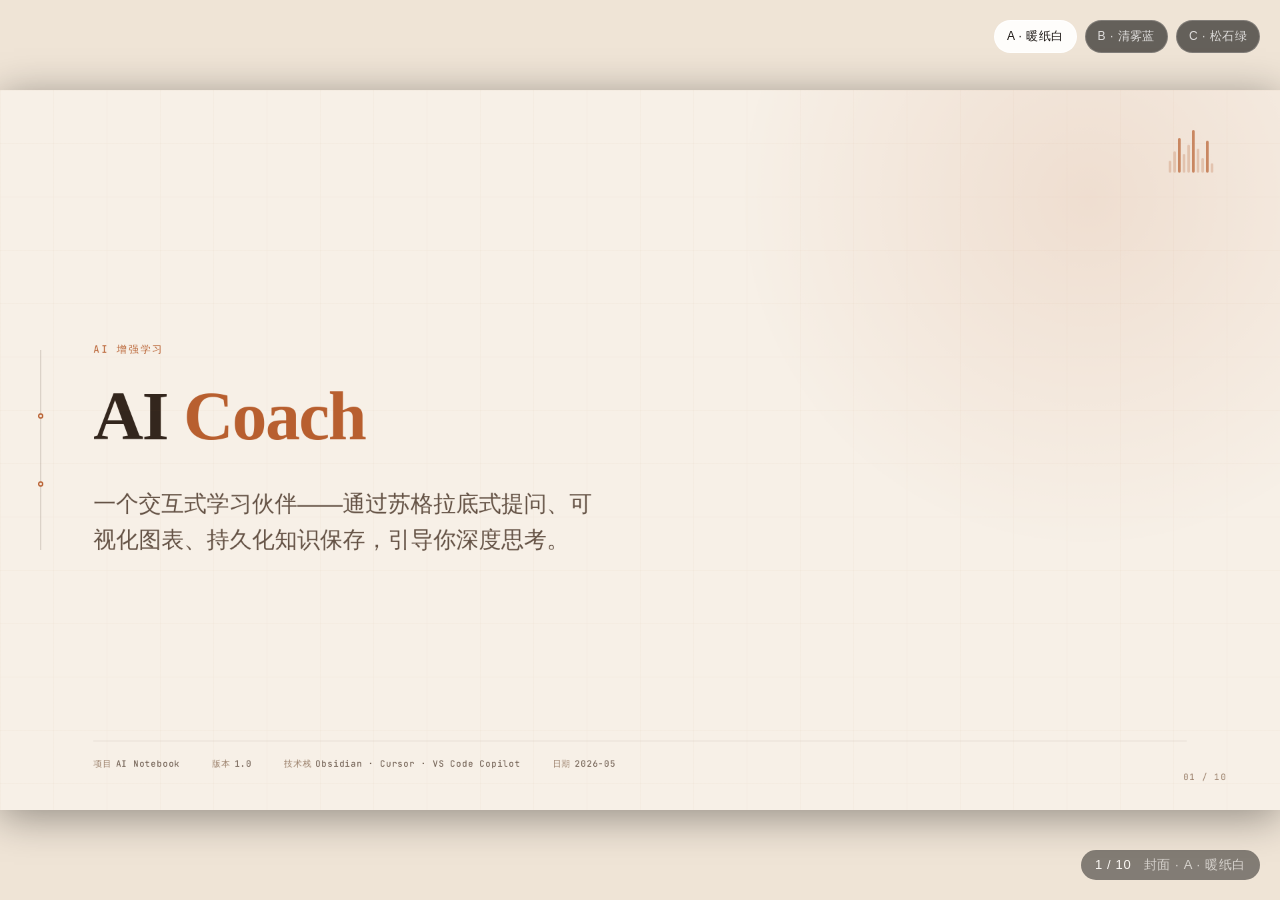
<file: slide_deck_cn/index.html>
<!DOCTYPE html>
<html lang="zh-CN">
<head>
<meta charset="UTF-8">
<title>AI Coach · 演示文稿</title>
<script>
  window.DECK_THEMES = {
    paper: { label: "A · 暖纸白", frameBg: "#f7f0e7", chromeBg: "#efe4d6", chromeFg: "#3b2e24" },
    mist:  { label: "B · 清雾蓝", frameBg: "#edf4f8", chromeBg: "#e0ebf2", chromeFg: "#173247" },
    sage:  { label: "C · 松石绿", frameBg: "#eff5ee", chromeBg: "#dfeadd", chromeFg: "#1f3b31" },
  };

  window.DECK_MANIFEST = [
    { file: "slides/01-cover.html",                label: "封面" },
    { file: "slides/02-problem.html",              label: "问题" },
    { file: "slides/03-core-concept.html",         label: "核心理念" },
    { file: "slides/04-session-lifecycle.html",    label: "会话生命周期" },
    { file: "slides/05-teaching-method.html",      label: "教学方法" },
    { file: "slides/06-save-to-obsidian.html",     label: "保存到 Obsidian" },
    { file: "slides/07-diagram-guarantee.html",    label: "图表保障" },
    { file: "slides/08-implementation-planning.html", label: "实施规划" },
    { file: "slides/09-ecosystem.html",            label: "生态矩阵" },
    { file: "slides/10-getting-started.html",      label: "快速开始" },
  ];

  window.DECK_WIDTH = 1920;
  window.DECK_HEIGHT = 1080;
</script>

<style>
  * { box-sizing: border-box; margin: 0; padding: 0; }
  html, body {
    height: 100%;
    background: #0a0a0a;
    overflow: hidden;
    font-family: -apple-system, "PingFang SC", sans-serif;
  }
  #stage {
    position: fixed;
    top: 50%; left: 50%;
    transform-origin: top left;
    will-change: transform;
    background: #fff;
    box-shadow: 0 10px 60px rgba(0,0,0,0.4);
  }
  iframe {
    width: 100%;
    height: 100%;
    border: 0;
    display: block;
    background: #1a1512;
  }
  .counter {
    position: fixed;
    bottom: 20px;
    right: 20px;
    background: rgba(0,0,0,0.65);
    color: #fff;
    padding: 6px 14px;
    border-radius: 999px;
    font-size: 13px;
    letter-spacing: 0.05em;
    font-variant-numeric: tabular-nums;
    z-index: 100;
    user-select: none;
    opacity: 0.7;
    transition: opacity 0.2s;
  }
  .counter:hover { opacity: 1; }
  .theme-switcher {
    position: fixed;
    top: 20px;
    right: 20px;
    display: none;
    gap: 8px;
    z-index: 100;
    user-select: none;
  }
  .theme-switcher button {
    border: 1px solid rgba(255,255,255,0.18);
    background: rgba(0,0,0,0.58);
    color: rgba(255,255,255,0.78);
    border-radius: 999px;
    padding: 7px 12px;
    font-size: 12px;
    letter-spacing: 0.04em;
    cursor: pointer;
    transition: background 0.2s, color 0.2s, border-color 0.2s;
  }
  .theme-switcher button:hover,
  .theme-switcher button.active {
    background: rgba(255,255,255,0.9);
    color: #1a1512;
    border-color: rgba(255,255,255,0.8);
  }
  .counter .label { color: rgba(255,255,255,0.7); margin-left: 8px; }
  .nav-zone {
    position: fixed;
    top: 0; bottom: 0;
    width: 15%;
    cursor: pointer;
    z-index: 50;
  }
  .nav-zone.left  { left: 0; }
  .nav-zone.right { right: 0; }
  .nav-hint {
    position: absolute;
    top: 50%; transform: translateY(-50%);
    width: 44px; height: 44px;
    border-radius: 999px;
    background: rgba(255,255,255,0.08);
    color: rgba(255,255,255,0.6);
    display: flex;
    align-items: center;
    justify-content: center;
    font-size: 22px;
    opacity: 0;
    transition: opacity 0.2s;
  }
  .nav-zone.left  .nav-hint { left: 20px; }
  .nav-zone.right .nav-hint { right: 20px; }
  .nav-zone:hover .nav-hint { opacity: 1; }

  @media print {
    @page { size: 1920px 1080px; margin: 0; }
    html, body { background: #fff; overflow: visible; height: auto; }
    #stage { position: static; transform: none !important; box-shadow: none; }
    .counter, .nav-zone, .theme-switcher { display: none !important; }
    .print-stack { display: block; }
    .print-stack iframe {
      width: 1920px;
      height: 1080px;
      page-break-after: always;
      display: block;
    }
  }
</style>
</head>
<body>

<div id="stage">
  <iframe id="frame" src="about:blank"></iframe>
</div>

<div class="nav-zone left"  id="navL"><div class="nav-hint">‹</div></div>
<div class="nav-zone right" id="navR"><div class="nav-hint">›</div></div>
<div class="theme-switcher" id="themeSwitcher"></div>
<div class="counter" id="counter">1 / 1</div>

<div class="print-stack" id="printStack" style="display:none;"></div>

<script>
(function () {
  const W = window.DECK_WIDTH || 1920;
  const H = window.DECK_HEIGHT || 1080;
  const deck = window.DECK_MANIFEST || [];
  const themes = window.DECK_THEMES || {};
  const themeKeys = Object.keys(themes);
  const searchParams = new URLSearchParams(location.search);
  let currentTheme = searchParams.get('theme') || 'paper';
  const showThemePicker = searchParams.get('picker') !== '0';
  if (!themes[currentTheme]) currentTheme = themeKeys[0] || 'paper';
  const stage = document.getElementById('stage');
  const frame = document.getElementById('frame');
  const counter = document.getElementById('counter');
  const printStack = document.getElementById('printStack');
  const themeSwitcher = document.getElementById('themeSwitcher');
  const storageKey = 'deck-index-' + location.pathname;
  let current = 0;

  stage.style.width  = W + 'px';
  stage.style.height = H + 'px';

  function fit() {
    const s = Math.min(window.innerWidth / W, window.innerHeight / H);
    const x = (window.innerWidth  - W * s) / 2;
    const y = (window.innerHeight - H * s) / 2;
    stage.style.transform = `translate(${x}px, ${y}px) scale(${s})`;
    stage.style.top = '0';
    stage.style.left = '0';
  }

  function themedSrc(file) {
    const glue = file.includes('?') ? '&' : '?';
    return `${file}${glue}theme=${encodeURIComponent(currentTheme)}`;
  }

  function applyChromeTheme() {
    const theme = themes[currentTheme] || {};
    stage.style.background = theme.frameBg || '#fff';
    frame.style.background = theme.frameBg || '#fff';
    document.body.style.background = theme.chromeBg || '#0a0a0a';
    document.querySelectorAll('.theme-switcher button').forEach(button => {
      button.classList.toggle('active', button.dataset.theme === currentTheme);
    });
  }

  function setTheme(themeKey) {
    if (!themes[themeKey]) return;
    currentTheme = themeKey;
    const params = new URLSearchParams(location.search);
    params.set('theme', currentTheme);
    const hash = location.hash || '#' + (current + 1);
    history.replaceState(null, '', `${location.pathname}?${params.toString()}${hash}`);
    applyChromeTheme();
    show(current, { keepHash: true });
  }

  function buildThemeSwitcher() {
    if (!showThemePicker) {
      themeSwitcher.style.display = 'none';
      return;
    }
    themeSwitcher.style.display = 'flex';
    themeSwitcher.innerHTML = '';
    themeKeys.forEach(key => {
      const button = document.createElement('button');
      button.type = 'button';
      button.dataset.theme = key;
      button.textContent = themes[key].label || key;
      button.addEventListener('click', () => setTheme(key));
      themeSwitcher.appendChild(button);
    });
    applyChromeTheme();
  }

  function show(idx, options = {}) {
    if (idx < 0 || idx >= deck.length) return;
    current = idx;
    frame.src = themedSrc(deck[idx].file);
    const themeLabel = (themes[currentTheme] && themes[currentTheme].label) || currentTheme;
    counter.innerHTML = `${idx + 1} / ${deck.length} <span class="label">${deck[idx].label || ''} · ${themeLabel}</span>`;
    try { localStorage.setItem(storageKey, String(idx)); } catch (_) {}
    if (!options.keepHash && location.hash !== '#' + (idx + 1)) {
      const params = new URLSearchParams(location.search);
      params.set('theme', currentTheme);
      history.replaceState(null, '', `${location.pathname}?${params.toString()}#${idx + 1}`);
    }
  }

  function next() { show(Math.min(current + 1, deck.length - 1)); }
  function prev() { show(Math.max(current - 1, 0)); }

  document.addEventListener('keydown', (e) => {
    if (e.target.tagName === 'INPUT' || e.target.tagName === 'TEXTAREA') return;
    switch (e.key) {
      case 'ArrowRight': case ' ': case 'PageDown': e.preventDefault(); next(); break;
      case 'ArrowLeft':  case 'PageUp':              e.preventDefault(); prev(); break;
      case 'Home':                                    e.preventDefault(); show(0); break;
      case 'End':                                     e.preventDefault(); show(deck.length - 1); break;
      case 'p': case 'P':                             window.print(); break;
      default:
        if (e.key >= '1' && e.key <= '9') {
          const i = parseInt(e.key, 10) - 1;
          if (i < deck.length) { e.preventDefault(); show(i); }
        }
    }
  });

  document.getElementById('navL').addEventListener('click', prev);
  document.getElementById('navR').addEventListener('click', next);
  window.addEventListener('resize', fit);
  window.addEventListener('hashchange', () => {
    const m = location.hash.match(/^#(\d+)$/);
    if (m) show(parseInt(m[1], 10) - 1);
  });

  const hashMatch = location.hash.match(/^#(\d+)$/);
  if (hashMatch) current = Math.min(parseInt(hashMatch[1], 10) - 1, deck.length - 1);
  else try {
    const v = parseInt(localStorage.getItem(storageKey), 10);
    if (!isNaN(v) && v >= 0 && v < deck.length) current = v;
  } catch (_) {}
  buildThemeSwitcher();
  fit();
  show(current);

  window.addEventListener('beforeprint', () => {
    printStack.innerHTML = '';
    deck.forEach(item => {
      const f = document.createElement('iframe');
      f.src = themedSrc(item.file);
      printStack.appendChild(f);
    });
    printStack.style.display = 'block';
    document.getElementById('stage').style.display = 'none';
  });
  window.addEventListener('afterprint', () => {
    printStack.innerHTML = '';
    printStack.style.display = 'none';
    document.getElementById('stage').style.display = '';
  });
})();
</script>

</body>
</html>
</file>
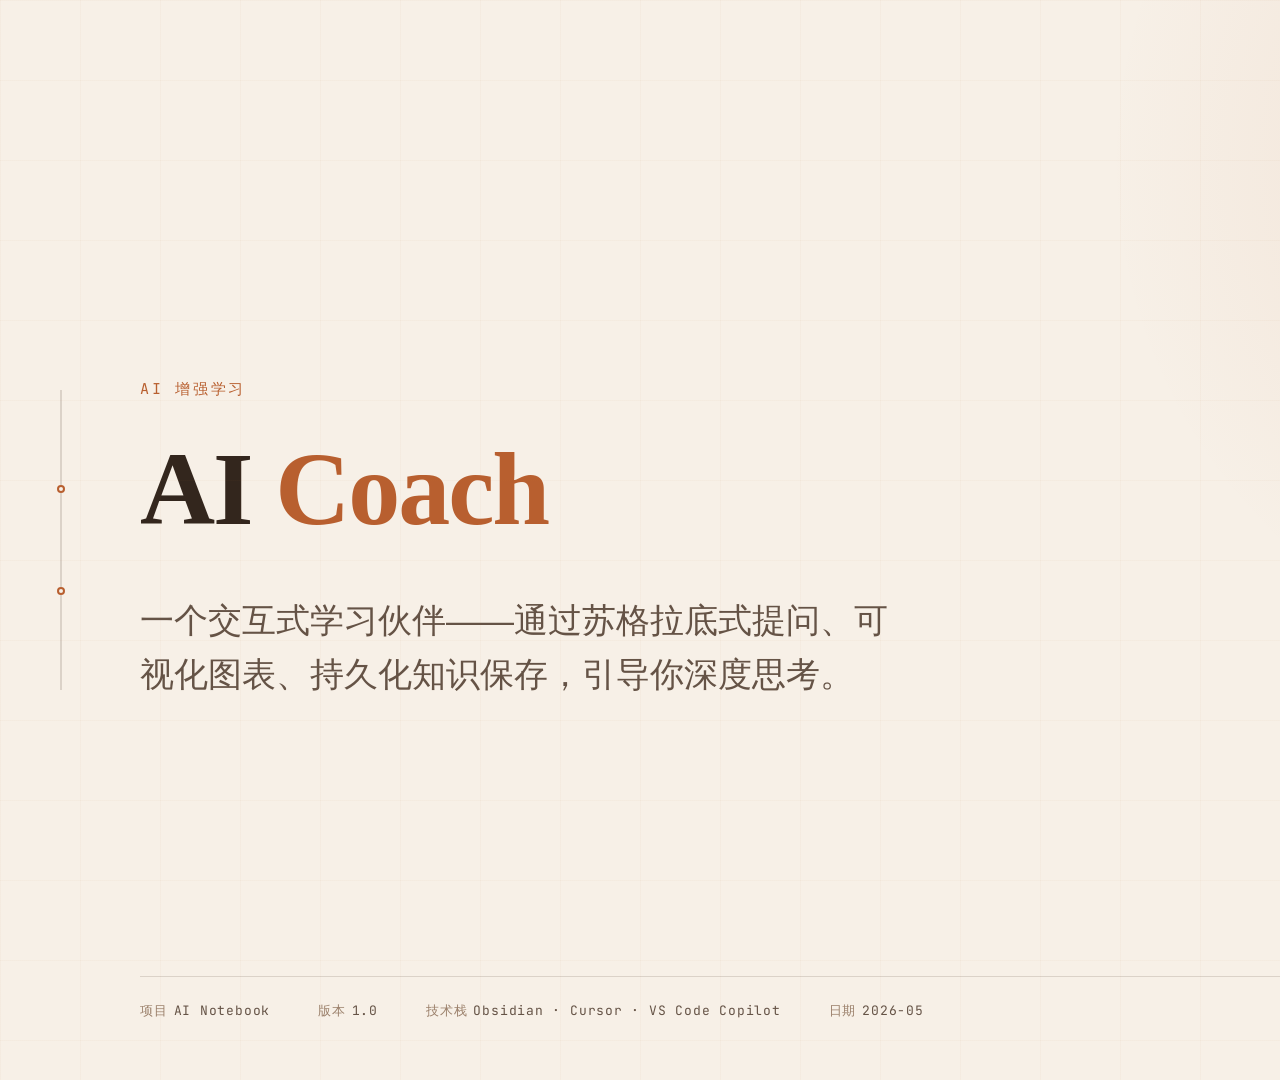
<file: slide_deck_cn/slides/01-cover.html>
<!DOCTYPE html>
<html lang="en">
<head>
<meta charset="UTF-8">
<title>01 · Cover</title>
<link rel="stylesheet" href="../shared/tokens.css">
<script src="../shared/theme-loader.js"></script>
<link href="https://fonts.googleapis.com/css2?family=Inter:wght@200;300;400;500;600;700&family=JetBrains+Mono:wght@300;400&display=swap" rel="stylesheet">
<style>
  .slide {
    justify-content: center;
    align-items: flex-start;
    padding-left: 140px;
    padding-right: 140px;
    position: relative;
  }

  /* Background grid pattern — Fathom signature */
  .bg-grid {
    position: absolute;
    inset: 0;
    background-image:
      linear-gradient(rgba(79, 195, 247, 0.03) 1px, transparent 1px),
      linear-gradient(90deg, rgba(79, 195, 247, 0.03) 1px, transparent 1px);
    background-size: 80px 80px;
    pointer-events: none;
  }

  /* Decorative data viz — top-right corner */
  .data-ornament {
    position: absolute;
    top: 60px;
    right: 100px;
    display: flex;
    gap: 3px;
    align-items: flex-end;
  }
  .data-ornament .bar {
    width: 4px;
    border-radius: 2px;
    background: var(--accent);
    opacity: 0.25;
  }
  .data-ornament .bar.active { opacity: 0.7; }

  /* Main content */
  .kicker {
    font-family: var(--font-mono);
    font-size: 14px;
    font-weight: 400;
    color: var(--accent);
    letter-spacing: 0.18em;
    text-transform: uppercase;
    margin-bottom: var(--sp-4);
  }

  .title {
    font-size: 88px;
    font-weight: 700;
    line-height: 1.08;
    letter-spacing: -0.02em;
    color: var(--text-primary);
    margin-bottom: var(--sp-3);
  }
  .title .highlight {
    color: var(--accent);
  }

  .subtitle {
    font-size: 30px;
    font-weight: 300;
    color: var(--text-secondary);
    line-height: 1.6;
    max-width: 760px;
    margin-top: var(--sp-3);
  }

  /* Bottom metadata bar */
  .meta-bar {
    position: absolute;
    bottom: 60px;
    left: 140px;
    right: 140px;
    display: flex;
    align-items: center;
    gap: var(--sp-6);
    border-top: 1px solid var(--border);
    padding-top: var(--sp-3);
  }
  .meta-item {
    font-family: var(--font-mono);
    font-size: 13px;
    color: var(--text-muted);
    letter-spacing: 0.06em;
  }
  .meta-item span {
    color: var(--text-secondary);
    margin-left: 6px;
  }

  /* Decorative circuit lines — left edge */
  .circuit {
    position: absolute;
    left: 60px;
    top: 50%;
    transform: translateY(-50%);
    width: 2px;
    height: 300px;
    display: flex;
    flex-direction: column;
    align-items: center;
    gap: 0;
  }
  .circuit .line { width: 2px; flex: 1; background: var(--border); }
  .circuit .dot {
    width: 8px; height: 8px;
    border-radius: 50%;
    border: 2px solid var(--accent);
    background: var(--bg-deep);
    flex-shrink: 0;
  }
</style>
</head>
<body>
<div class="slide">
  <div class="bg-grid"></div>

  <!-- Left circuit decoration -->
  <div class="circuit">
    <div class="line"></div>
    <div class="dot"></div>
    <div class="line"></div>
    <div class="dot"></div>
    <div class="line"></div>
  </div>

  <!-- Top-right data ornament -->
  <div class="data-ornament">
    <div class="bar" style="height: 18px;"></div>
    <div class="bar" style="height: 32px;"></div>
    <div class="bar active" style="height: 52px;"></div>
    <div class="bar" style="height: 28px;"></div>
    <div class="bar" style="height: 42px;"></div>
    <div class="bar active" style="height: 64px;"></div>
    <div class="bar" style="height: 36px;"></div>
    <div class="bar" style="height: 22px;"></div>
    <div class="bar active" style="height: 48px;"></div>
    <div class="bar" style="height: 14px;"></div>
  </div>

  <!-- Main content -->
  <div class="kicker">AI 增强学习</div>
  <h1 class="title">AI <span class="highlight">Coach</span></h1>
  <p class="subtitle">一个交互式学习伙伴——通过苏格拉底式提问、可视化图表、持久化知识保存，引导你深度思考。</p>

  <!-- Bottom metadata -->
  <div class="meta-bar">
    <div class="meta-item">项目<span>AI Notebook</span></div>
    <div class="meta-item">版本<span>1.0</span></div>
    <div class="meta-item">技术栈<span>Obsidian · Cursor · VS Code Copilot</span></div>
    <div class="meta-item">日期<span>2026-05</span></div>
  </div>

  <div class="page-number">01 / 10</div>
</div>
</body>
</html>
</file>
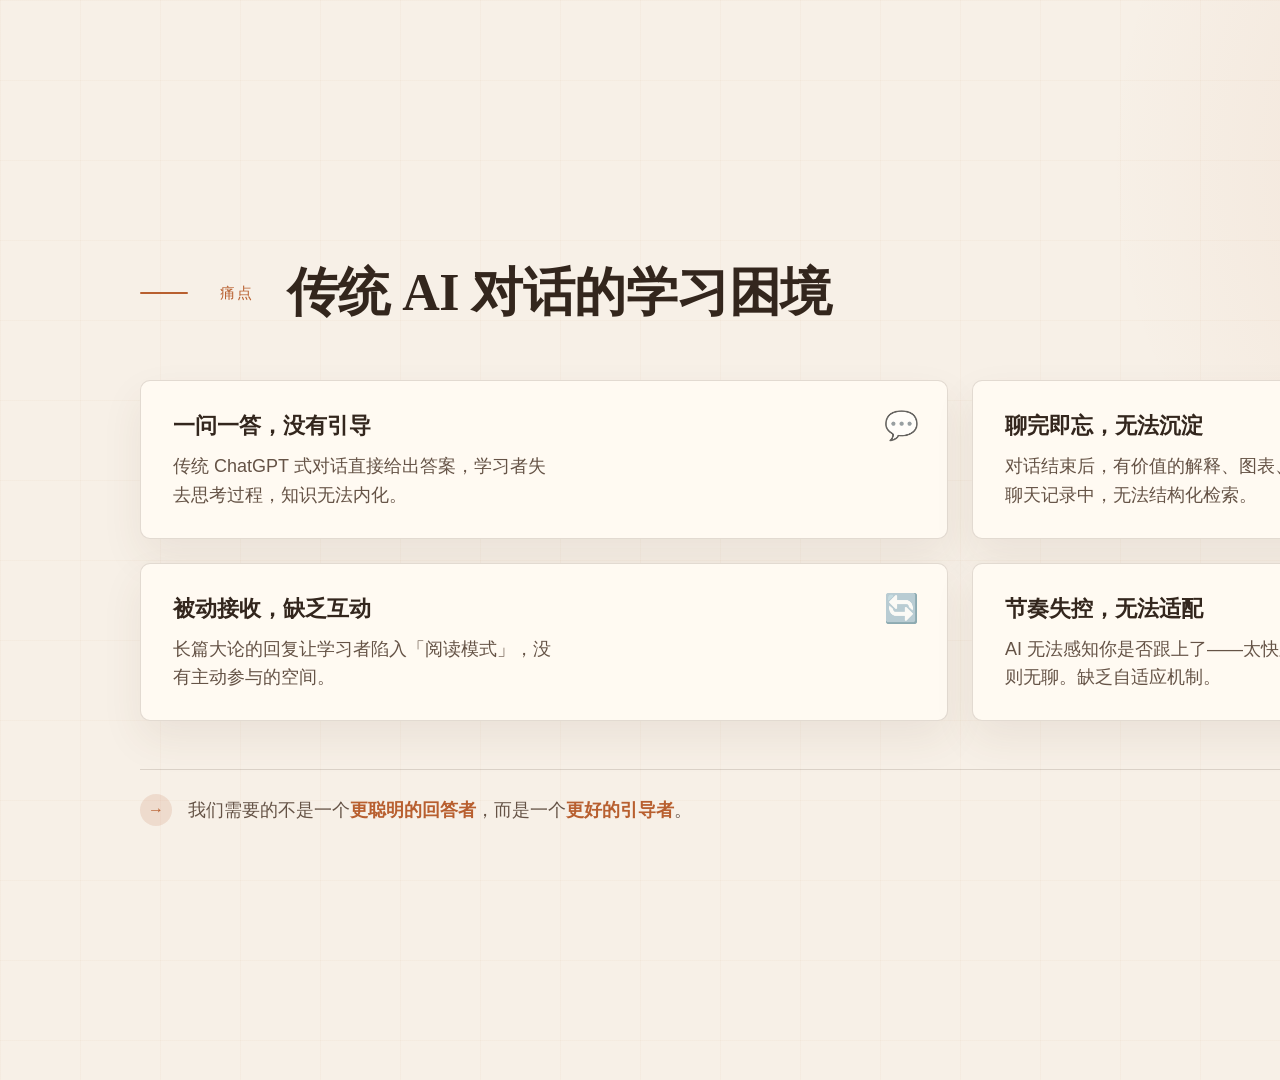
<file: slide_deck_cn/slides/02-problem.html>
<!DOCTYPE html>
<html lang="zh-CN">
<head>
<meta charset="UTF-8">
<title>02 · 问题</title>
<link rel="stylesheet" href="../shared/tokens.css">
<script src="../shared/theme-loader.js"></script>
<link href="https://fonts.googleapis.com/css2?family=Inter:wght@200;300;400;500;600;700&family=JetBrains+Mono:wght@300;400&display=swap" rel="stylesheet">
<style>
  .slide {
    padding: 80px 140px;
    justify-content: center;
    gap: 48px;
  }

  .bg-grid {
    position: absolute;
    inset: 0;
    background-image:
      linear-gradient(rgba(232, 148, 90, 0.02) 1px, transparent 1px),
      linear-gradient(90deg, rgba(232, 148, 90, 0.02) 1px, transparent 1px);
    background-size: 80px 80px;
    pointer-events: none;
  }

  .header {
    display: flex;
    align-items: center;
    gap: var(--sp-4);
  }
  .kicker {
    font-family: var(--font-mono);
    font-size: 13px;
    color: var(--accent);
    letter-spacing: 0.16em;
    text-transform: uppercase;
  }
  h2 {
    font-size: 42px;
    font-weight: 600;
    letter-spacing: -0.01em;
  }

  .pain-grid {
    display: grid;
    grid-template-columns: 1fr 1fr;
    gap: 24px;
  }

  .pain-card {
    background: var(--bg-surface);
    border: 1px solid var(--border);
    border-radius: 10px;
    padding: 28px 32px;
    position: relative;
  }
  .pain-card::before {
    content: attr(data-icon);
    position: absolute;
    top: 24px;
    right: 28px;
    font-size: 28px;
    opacity: 0.6;
  }
  .pain-card h3 {
    font-size: 20px;
    font-weight: 600;
    margin-bottom: 10px;
    color: var(--text-primary);
  }
  .pain-card p {
    font-size: 15px;
    color: var(--text-secondary);
    line-height: 1.6;
    max-width: 380px;
  }

  .bottom-insight {
    border-top: 1px solid var(--border);
    padding-top: 24px;
    display: flex;
    align-items: center;
    gap: 16px;
  }
  .bottom-insight .arrow {
    width: 32px;
    height: 32px;
    border-radius: 50%;
    background: var(--accent-dim);
    display: flex;
    align-items: center;
    justify-content: center;
    color: var(--accent);
    font-size: 16px;
    flex-shrink: 0;
  }
  .bottom-insight p {
    font-size: 17px;
    color: var(--text-secondary);
    font-weight: 400;
  }
  .bottom-insight p strong {
    color: var(--accent);
    font-weight: 600;
  }
</style>
</head>
<body>
<div class="slide">
  <div class="bg-grid"></div>

  <div class="header">
    <div class="accent-line"></div>
    <div class="kicker">痛点</div>
    <h2>传统 AI 对话的学习困境</h2>
  </div>

  <div class="pain-grid">
    <div class="pain-card" data-icon="💬">
      <h3>一问一答，没有引导</h3>
      <p>传统 ChatGPT 式对话直接给出答案，学习者失去思考过程，知识无法内化。</p>
    </div>
    <div class="pain-card" data-icon="📋">
      <h3>聊完即忘，无法沉淀</h3>
      <p>对话结束后，有价值的解释、图表、洞察散落在聊天记录中，无法结构化检索。</p>
    </div>
    <div class="pain-card" data-icon="🔄">
      <h3>被动接收，缺乏互动</h3>
      <p>长篇大论的回复让学习者陷入「阅读模式」，没有主动参与的空间。</p>
    </div>
    <div class="pain-card" data-icon="🎯">
      <h3>节奏失控，无法适配</h3>
      <p>AI 无法感知你是否跟上了——太快则懵，太慢则无聊。缺乏自适应机制。</p>
    </div>
  </div>

  <div class="bottom-insight">
    <div class="arrow">→</div>
    <p>我们需要的不是一个<strong>更聪明的回答者</strong>，而是一个<strong>更好的引导者</strong>。</p>
  </div>

  <div class="page-number">02 / 10</div>
</div>
</body>
</html>
</file>
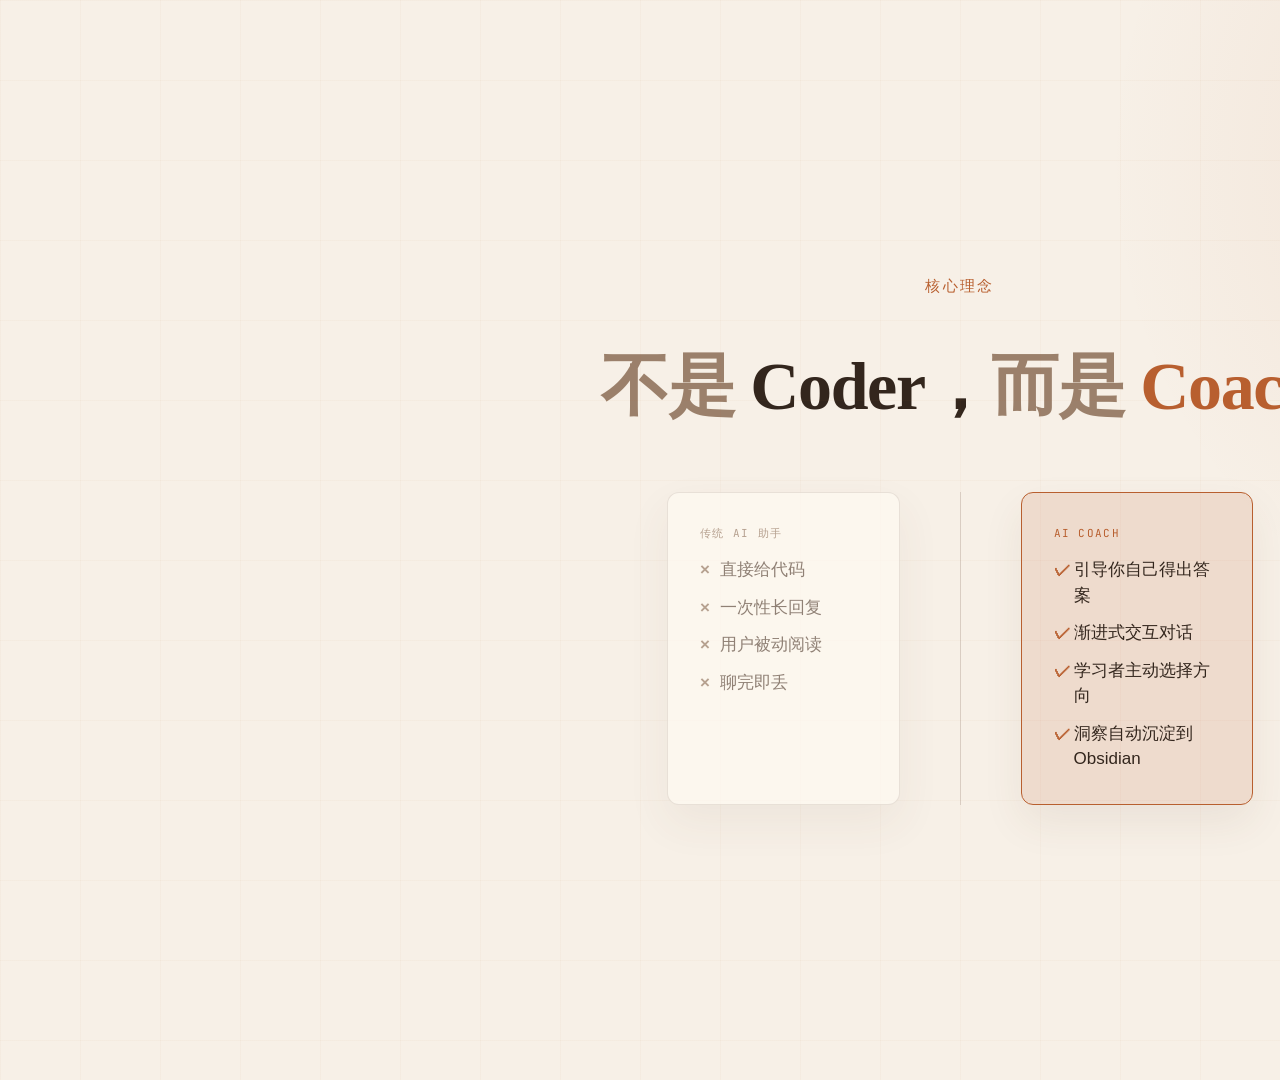
<file: slide_deck_cn/slides/03-core-concept.html>
<!DOCTYPE html>
<html lang="zh-CN">
<head>
<meta charset="UTF-8">
<title>03 · 核心理念</title>
<link rel="stylesheet" href="../shared/tokens.css">
<script src="../shared/theme-loader.js"></script>
<link href="https://fonts.googleapis.com/css2?family=Inter:wght@200;300;400;500;600;700&family=JetBrains+Mono:wght@300;400&display=swap" rel="stylesheet">
<style>
  .slide {
    padding: 80px 140px;
    justify-content: center;
    align-items: center;
    text-align: center;
    gap: 48px;
  }

  .bg-grid {
    position: absolute;
    inset: 0;
    background-image:
      linear-gradient(rgba(232, 148, 90, 0.02) 1px, transparent 1px),
      linear-gradient(90deg, rgba(232, 148, 90, 0.02) 1px, transparent 1px);
    background-size: 80px 80px;
    pointer-events: none;
  }

  .kicker {
    font-family: var(--font-mono);
    font-size: 13px;
    color: var(--accent);
    letter-spacing: 0.16em;
    text-transform: uppercase;
  }

  .statement {
    max-width: 900px;
  }
  .statement h2 {
    font-size: 56px;
    font-weight: 700;
    line-height: 1.2;
    letter-spacing: -0.02em;
  }
  .statement .dim { color: var(--text-muted); }
  .statement .bright { color: var(--text-primary); }
  .statement .highlight { color: var(--accent); }

  .comparison {
    display: flex;
    gap: 60px;
    align-items: stretch;
    margin-top: 16px;
  }

  .compare-col {
    flex: 1;
    padding: 32px;
    border-radius: 12px;
    text-align: left;
  }
  .compare-col.old {
    background: var(--bg-surface);
    border: 1px solid var(--border);
    opacity: 0.7;
  }
  .compare-col.new {
    background: var(--accent-dim);
    border: 1px solid var(--accent);
  }

  .compare-col .col-label {
    font-family: var(--font-mono);
    font-size: 11px;
    letter-spacing: 0.12em;
    text-transform: uppercase;
    margin-bottom: 16px;
  }
  .compare-col.old .col-label { color: var(--text-muted); }
  .compare-col.new .col-label { color: var(--accent); }

  .compare-col ul {
    list-style: none;
    display: flex;
    flex-direction: column;
    gap: 12px;
  }
  .compare-col li {
    font-size: 16px;
    color: var(--text-secondary);
    line-height: 1.5;
    padding-left: 20px;
    position: relative;
  }
  .compare-col.old li::before {
    content: '×';
    position: absolute;
    left: 0;
    color: var(--text-muted);
    font-weight: 600;
  }
  .compare-col.new li::before {
    content: '✓';
    position: absolute;
    left: 0;
    color: var(--accent);
    font-weight: 600;
  }
  .compare-col.new li {
    color: var(--text-primary);
  }

  .divider {
    width: 1px;
    background: var(--border);
    align-self: stretch;
  }
</style>
</head>
<body>
<div class="slide">
  <div class="bg-grid"></div>

  <div class="kicker">核心理念</div>

  <div class="statement">
    <h2><span class="dim">不是</span> <span class="bright">Coder</span>，<span class="dim">而是</span> <span class="highlight">Coach</span></h2>
  </div>

  <div class="comparison">
    <div class="compare-col old">
      <div class="col-label">传统 AI 助手</div>
      <ul>
        <li>直接给代码</li>
        <li>一次性长回复</li>
        <li>用户被动阅读</li>
        <li>聊完即丢</li>
      </ul>
    </div>
    <div class="divider"></div>
    <div class="compare-col new">
      <div class="col-label">AI Coach</div>
      <ul>
        <li>引导你自己得出答案</li>
        <li>渐进式交互对话</li>
        <li>学习者主动选择方向</li>
        <li>洞察自动沉淀到 Obsidian</li>
      </ul>
    </div>
  </div>

  <div class="page-number">03 / 10</div>
</div>
</body>
</html>
</file>
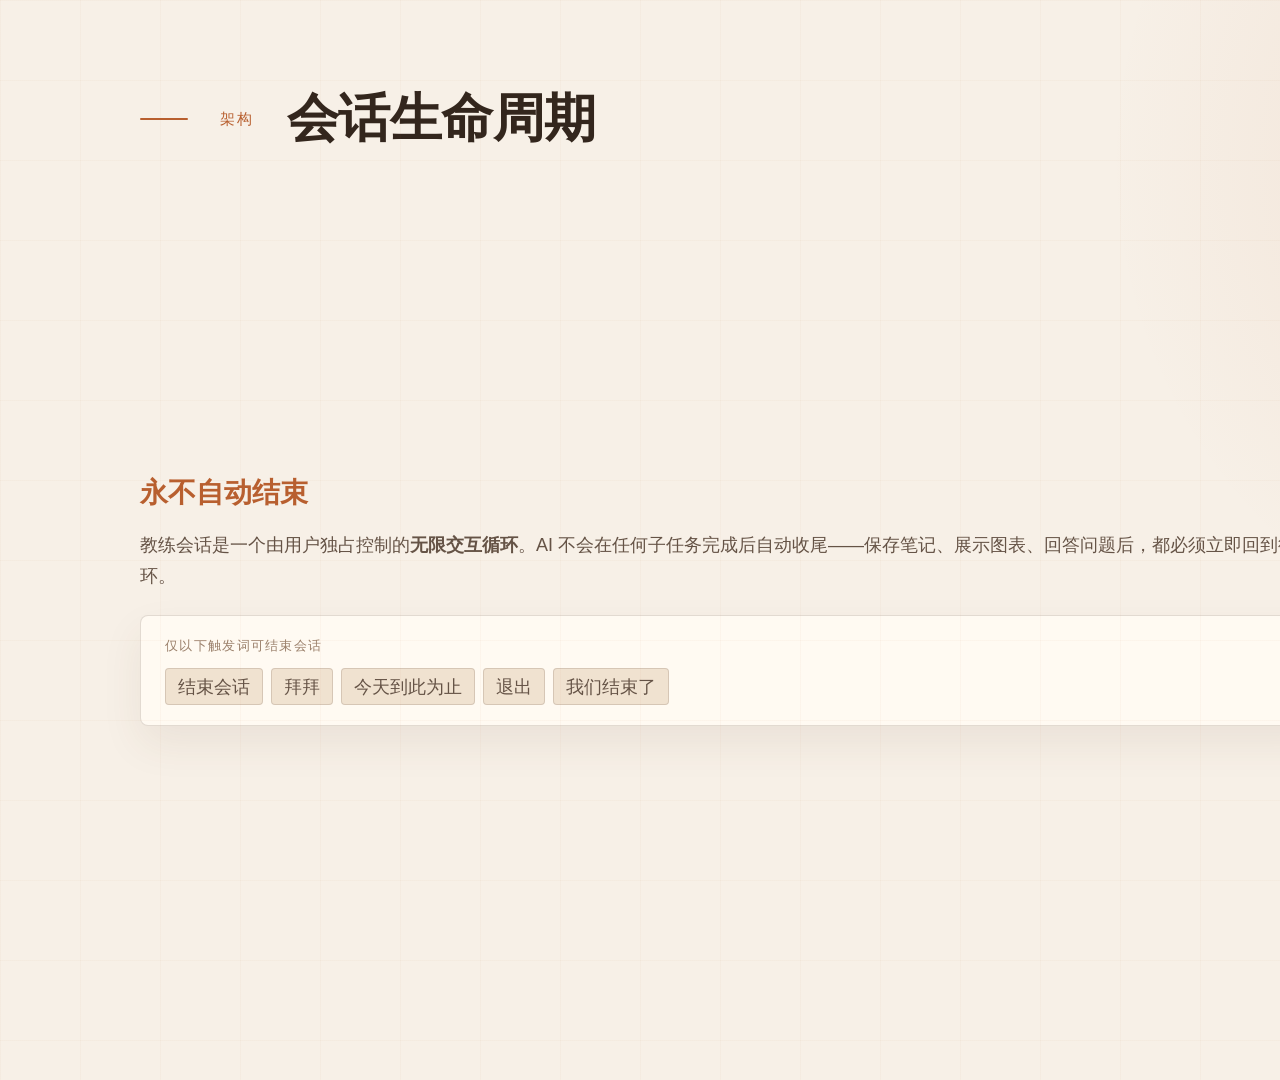
<file: slide_deck_cn/slides/04-session-lifecycle.html>
<!DOCTYPE html>
<html lang="zh-CN">
<head>
<meta charset="UTF-8">
<title>04 · 会话生命周期</title>
<link rel="stylesheet" href="../shared/tokens.css">
<script src="../shared/theme-loader.js"></script>
<link href="https://fonts.googleapis.com/css2?family=Inter:wght@200;300;400;500;600;700&family=JetBrains+Mono:wght@300;400&display=swap" rel="stylesheet">
<style>
  .slide {
    padding: 80px 140px;
    gap: 40px;
  }

  .bg-grid {
    position: absolute;
    inset: 0;
    background-image:
      linear-gradient(rgba(232, 148, 90, 0.02) 1px, transparent 1px),
      linear-gradient(90deg, rgba(232, 148, 90, 0.02) 1px, transparent 1px);
    background-size: 80px 80px;
    pointer-events: none;
  }

  .header {
    display: flex;
    align-items: center;
    gap: var(--sp-4);
  }
  .kicker {
    font-family: var(--font-mono);
    font-size: 13px;
    color: var(--accent);
    letter-spacing: 0.16em;
  }
  h2 {
    font-size: 42px;
    font-weight: 600;
    letter-spacing: -0.01em;
  }

  .content {
    flex: 1;
    display: flex;
    align-items: center;
    gap: 80px;
  }

  /* Left — the big rule */
  .rule-block {
    flex: 1;
  }
  .rule-block .rule-title {
    font-size: 28px;
    font-weight: 700;
    color: var(--accent);
    margin-bottom: 16px;
  }
  .rule-block .rule-desc {
    font-size: 17px;
    color: var(--text-secondary);
    line-height: 1.7;
    margin-bottom: 24px;
  }
  .rule-block .triggers {
    background: var(--bg-surface);
    border: 1px solid var(--border);
    border-radius: 8px;
    padding: 20px 24px;
  }
  .triggers .triggers-label {
    font-family: var(--font-mono);
    font-size: 11px;
    color: var(--text-muted);
    letter-spacing: 0.1em;
    text-transform: uppercase;
    margin-bottom: 12px;
  }
  .triggers ul {
    list-style: none;
    display: flex;
    flex-wrap: wrap;
    gap: 8px;
  }
  .triggers li {
    background: var(--bg-card);
    border: 1px solid var(--border);
    border-radius: 4px;
    padding: 4px 12px;
    font-family: var(--font-mono);
    font-size: 13px;
    color: var(--text-secondary);
  }

  /* Right — lifecycle diagram */
  .lifecycle {
    flex: 0 0 380px;
    display: flex;
    flex-direction: column;
    align-items: center;
    position: relative;
  }

  .phase {
    width: 300px;
    background: var(--bg-surface);
    border: 1px solid var(--border);
    border-radius: 8px;
    padding: 16px 20px;
    text-align: center;
  }
  .phase.active {
    border-color: var(--accent);
    background: var(--accent-dim);
  }
  .phase .phase-title {
    font-size: 15px;
    font-weight: 600;
    color: var(--text-primary);
  }
  .phase .phase-sub {
    font-size: 12px;
    color: var(--text-secondary);
    font-family: var(--font-mono);
    margin-top: 4px;
  }

  .connector {
    width: 2px;
    height: 20px;
    background: var(--accent);
    opacity: 0.4;
  }

  .loop-back {
    position: absolute;
    right: -20px;
    top: 60px;
    bottom: 60px;
    width: 20px;
    border: 2px solid var(--accent);
    border-left: none;
    border-radius: 0 10px 10px 0;
    opacity: 0.3;
  }
  .loop-back-label {
    position: absolute;
    right: -60px;
    top: 50%;
    transform: translateY(-50%) rotate(90deg);
    font-family: var(--font-mono);
    font-size: 10px;
    color: var(--accent);
    letter-spacing: 0.12em;
    white-space: nowrap;
  }
</style>
</head>
<body>
<div class="slide">
  <div class="bg-grid"></div>

  <div class="header">
    <div class="accent-line"></div>
    <div class="kicker">架构</div>
    <h2>会话生命周期</h2>
  </div>

  <div class="content">
    <div class="rule-block">
      <div class="rule-title">永不自动结束</div>
      <div class="rule-desc">
        教练会话是一个由用户独占控制的<strong>无限交互循环</strong>。AI 不会在任何子任务完成后自动收尾——保存笔记、展示图表、回答问题后，都必须立即回到循环。
      </div>
      <div class="triggers">
        <div class="triggers-label">仅以下触发词可结束会话</div>
        <ul>
          <li>结束会话</li>
          <li>拜拜</li>
          <li>今天到此为止</li>
          <li>退出</li>
          <li>我们结束了</li>
        </ul>
      </div>
    </div>

    <div class="lifecycle">
      <div class="phase">
        <div class="phase-title">解释 / 教学</div>
        <div class="phase-sub">概念优先</div>
      </div>
      <div class="connector"></div>
      <div class="phase active">
        <div class="phase-title">ask_questions()</div>
        <div class="phase-sub">检查理解 · 引导方向</div>
      </div>
      <div class="connector"></div>
      <div class="phase">
        <div class="phase-title">适应 / 深入 / 保存</div>
        <div class="phase-sub">根据选择分支</div>
      </div>
      <div class="connector"></div>
      <div class="phase active">
        <div class="phase-title">ask_questions()</div>
        <div class="phase-sub">继续 · 新话题 · 结束</div>
      </div>

      <div class="loop-back"></div>
      <div class="loop-back-label">无限循环</div>
    </div>
  </div>

  <div class="page-number">04 / 10</div>
</div>
</body>
</html>
</file>
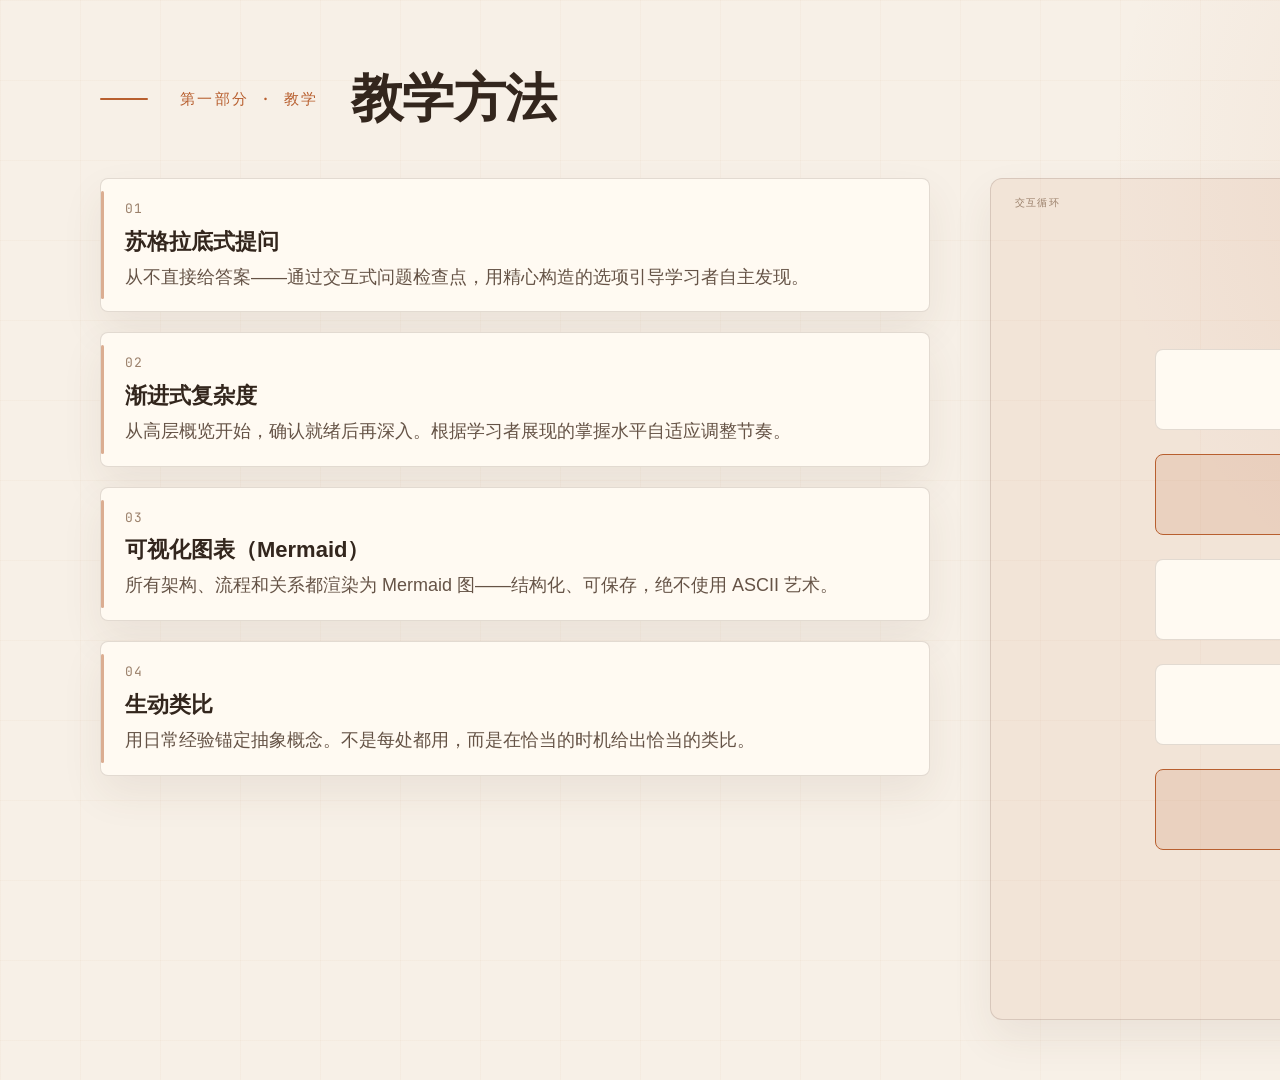
<file: slide_deck_cn/slides/05-teaching-method.html>
<!DOCTYPE html>
<html lang="en">
<head>
<meta charset="UTF-8">
<title>05 · Teaching Method</title>
<link rel="stylesheet" href="../shared/tokens.css">
<script src="../shared/theme-loader.js"></script>
<link href="https://fonts.googleapis.com/css2?family=Inter:wght@200;300;400;500;600;700&family=JetBrains+Mono:wght@300;400&display=swap" rel="stylesheet">
<style>
  .slide {
    padding: 60px 100px;
    display: grid;
    grid-template-columns: 1fr 1fr;
    grid-template-rows: auto 1fr;
    gap: 40px 60px;
  }

  .bg-grid {
    position: absolute;
    inset: 0;
    background-image:
      linear-gradient(rgba(79, 195, 247, 0.02) 1px, transparent 1px),
      linear-gradient(90deg, rgba(79, 195, 247, 0.02) 1px, transparent 1px);
    background-size: 80px 80px;
    pointer-events: none;
  }

  /* Header spans full width */
  .header {
    grid-column: 1 / -1;
    display: flex;
    align-items: center;
    gap: var(--sp-4);
  }
  .header .kicker {
    font-family: var(--font-mono);
    font-size: 13px;
    color: var(--accent);
    letter-spacing: 0.16em;
    text-transform: uppercase;
  }
  .header h2 {
    font-size: 42px;
    font-weight: 600;
    letter-spacing: -0.01em;
  }

  /* Left column — method list */
  .methods {
    display: flex;
    flex-direction: column;
    gap: 20px;
  }

  .method-card {
    background: var(--bg-surface);
    border: 1px solid var(--border);
    border-radius: 8px;
    padding: 20px 24px;
    position: relative;
    transition: border-color 0.2s;
  }
  .method-card::before {
    content: '';
    position: absolute;
    left: 0;
    top: 12px;
    bottom: 12px;
    width: 3px;
    border-radius: 2px;
    background: var(--accent);
    opacity: 0.5;
  }
  .method-card .method-num {
    font-family: var(--font-mono);
    font-size: 11px;
    color: var(--text-muted);
    letter-spacing: 0.1em;
    margin-bottom: 6px;
  }
  .method-card h3 {
    font-size: 19px;
    font-weight: 600;
    margin-bottom: 6px;
    color: var(--text-primary);
  }
  .method-card p {
    font-size: 15px;
    color: var(--text-secondary);
    line-height: 1.55;
  }

  /* Right column — flow diagram */
  .diagram-panel {
    background: var(--accent-glow);
    border: 1px solid var(--border);
    border-radius: 12px;
    padding: 32px;
    display: flex;
    flex-direction: column;
    justify-content: center;
    align-items: center;
    position: relative;
  }
  .diagram-panel .panel-label {
    position: absolute;
    top: 16px;
    left: 24px;
    font-family: var(--font-mono);
    font-size: 10px;
    color: var(--text-muted);
    letter-spacing: 0.12em;
    text-transform: uppercase;
  }

  /* Flow diagram */
  .flow {
    display: flex;
    flex-direction: column;
    align-items: center;
    gap: 0;
    width: 100%;
    max-width: 500px;
  }
  .flow-node {
    background: var(--bg-surface);
    border: 1px solid var(--border);
    border-radius: 8px;
    padding: 14px 24px;
    text-align: center;
    width: 100%;
    position: relative;
  }
  .flow-node.accent {
    border-color: var(--accent);
    background: var(--accent-dim);
  }
  .flow-node .node-title {
    font-size: 16px;
    font-weight: 600;
    color: var(--text-primary);
    margin-bottom: 3px;
  }
  .flow-node .node-desc {
    font-size: 12px;
    color: var(--text-secondary);
    font-family: var(--font-mono);
  }

  .flow-arrow {
    width: 2px;
    height: 24px;
    background: var(--accent);
    opacity: 0.4;
    position: relative;
  }
  .flow-arrow::after {
    content: '';
    position: absolute;
    bottom: -4px;
    left: 50%;
    transform: translateX(-50%);
    border-left: 4px solid transparent;
    border-right: 4px solid transparent;
    border-top: 5px solid var(--accent);
    opacity: 0.6;
  }

  /* Loop indicator */
  .loop-bracket {
    position: absolute;
    right: -40px;
    top: 0;
    bottom: 0;
    width: 24px;
    border: 2px solid var(--accent);
    border-left: none;
    border-radius: 0 8px 8px 0;
    opacity: 0.3;
  }
  .loop-label {
    position: absolute;
    right: -80px;
    top: 50%;
    transform: translateY(-50%) rotate(90deg);
    font-family: var(--font-mono);
    font-size: 9px;
    color: var(--accent);
    letter-spacing: 0.15em;
    text-transform: uppercase;
    white-space: nowrap;
  }

  .page-number {
    position: absolute;
    bottom: 40px;
    right: 80px;
  }
</style>
</head>
<body>
<div class="slide">
  <div class="bg-grid"></div>

  <!-- Header -->
  <div class="header">
    <div class="accent-line"></div>
    <div class="kicker">第一部分 · 教学</div>
    <h2>教学方法</h2>
  </div>

  <!-- Left: Method cards -->
  <div class="methods">
    <div class="method-card">
      <div class="method-num">01</div>
      <h3>苏格拉底式提问</h3>
      <p>从不直接给答案——通过交互式问题检查点，用精心构造的选项引导学习者自主发现。</p>
    </div>
    <div class="method-card">
      <div class="method-num">02</div>
      <h3>渐进式复杂度</h3>
      <p>从高层概览开始，确认就绪后再深入。根据学习者展现的掌握水平自适应调整节奏。</p>
    </div>
    <div class="method-card">
      <div class="method-num">03</div>
      <h3>可视化图表（Mermaid）</h3>
      <p>所有架构、流程和关系都渲染为 Mermaid 图——结构化、可保存，绝不使用 ASCII 艺术。</p>
    </div>
    <div class="method-card">
      <div class="method-num">04</div>
      <h3>生动类比</h3>
      <p>用日常经验锚定抽象概念。不是每处都用，而是在恰当的时机给出恰当的类比。</p>
    </div>
  </div>

  <!-- Right: Interaction flow diagram -->
  <div class="diagram-panel">
    <div class="panel-label">交互循环</div>

    <div class="flow" style="position: relative;">
      <div class="flow-node">
        <div class="node-title">解释概念</div>
        <div class="node-desc">概念优先，不剧透</div>
      </div>
      <div class="flow-arrow"></div>
      <div class="flow-node accent">
        <div class="node-title">ask_questions()</div>
        <div class="node-desc">苏格拉底检查点</div>
      </div>
      <div class="flow-arrow"></div>
      <div class="flow-node">
        <div class="node-title">适应性回应</div>
        <div class="node-desc">深入 / 类比 / 图表 / 下一个</div>
      </div>
      <div class="flow-arrow"></div>
      <div class="flow-node">
        <div class="node-title">提供保存</div>
        <div class="node-desc">保存到 Obsidian？</div>
      </div>
      <div class="flow-arrow"></div>
      <div class="flow-node accent">
        <div class="node-title">ask_questions()</div>
        <div class="node-desc">继续 / 新话题 / 结束</div>
      </div>

      <!-- Loop bracket -->
      <div class="loop-bracket"></div>
      <div class="loop-label">Infinite Loop</div>
    </div>
  </div>

  <div class="page-number">05 / 10</div>
</div>
</body>
</html>
</file>
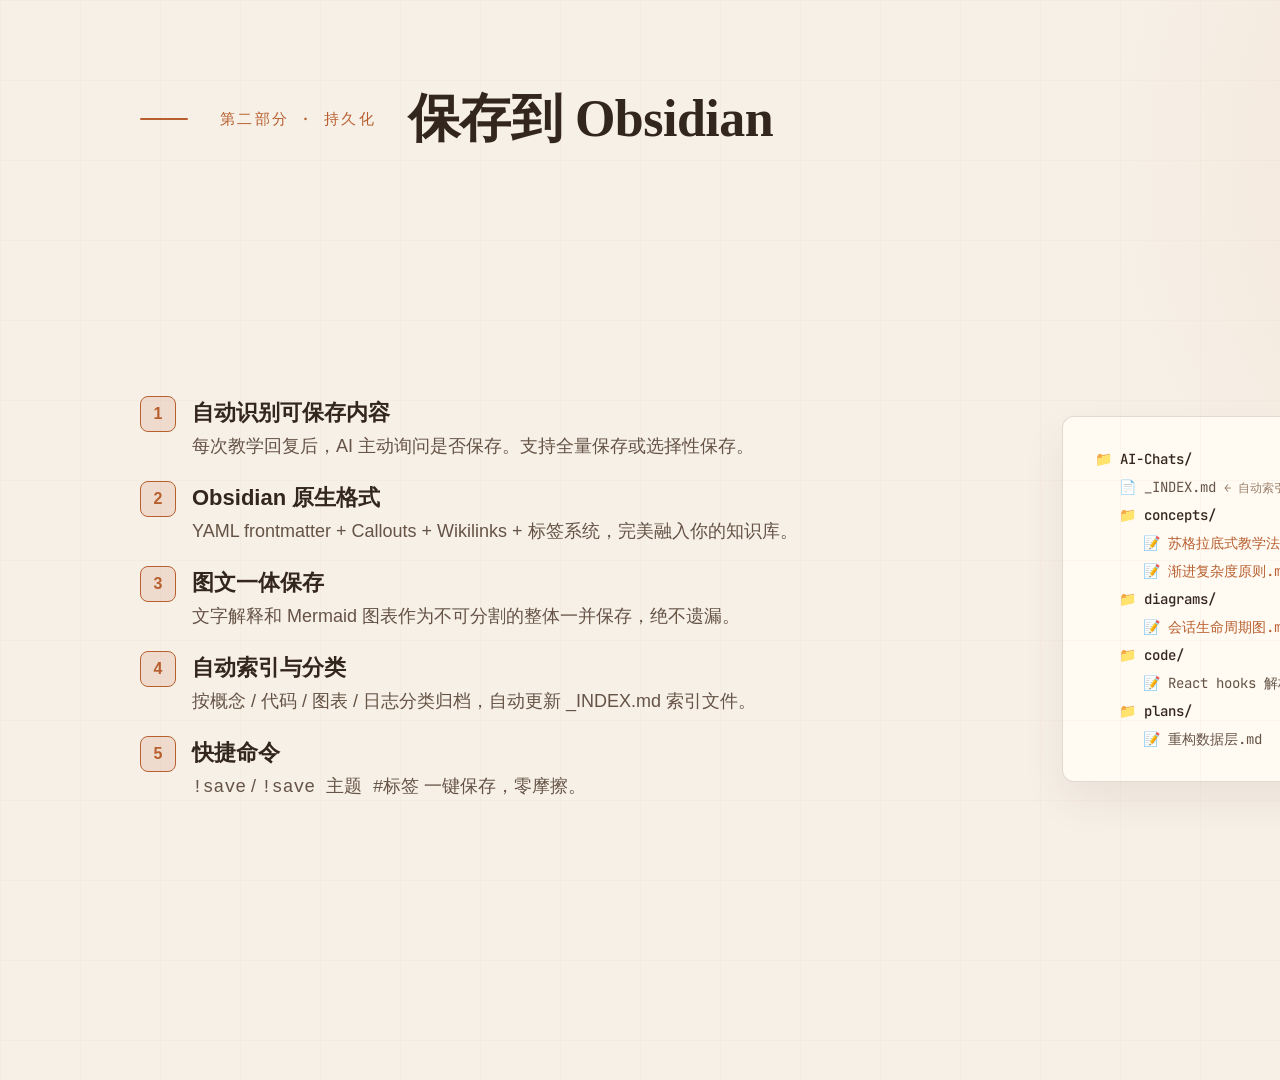
<file: slide_deck_cn/slides/06-save-to-obsidian.html>
<!DOCTYPE html>
<html lang="zh-CN">
<head>
<meta charset="UTF-8">
<title>06 · 保存到 Obsidian</title>
<link rel="stylesheet" href="../shared/tokens.css">
<script src="../shared/theme-loader.js"></script>
<link href="https://fonts.googleapis.com/css2?family=Inter:wght@200;300;400;500;600;700&family=JetBrains+Mono:wght@300;400&display=swap" rel="stylesheet">
<style>
  .slide {
    padding: 80px 140px;
    gap: 40px;
  }

  .bg-grid {
    position: absolute;
    inset: 0;
    background-image:
      linear-gradient(rgba(232, 148, 90, 0.02) 1px, transparent 1px),
      linear-gradient(90deg, rgba(232, 148, 90, 0.02) 1px, transparent 1px);
    background-size: 80px 80px;
    pointer-events: none;
  }

  .header {
    display: flex;
    align-items: center;
    gap: var(--sp-4);
  }
  .kicker {
    font-family: var(--font-mono);
    font-size: 13px;
    color: var(--accent);
    letter-spacing: 0.16em;
  }
  h2 { font-size: 42px; font-weight: 600; letter-spacing: -0.01em; }

  .content {
    flex: 1;
    display: grid;
    grid-template-columns: 1.2fr 1fr;
    gap: 60px;
    align-items: center;
  }

  /* Left — feature list */
  .features {
    display: flex;
    flex-direction: column;
    gap: 20px;
  }
  .feature {
    display: flex;
    gap: 16px;
    align-items: flex-start;
  }
  .feature .icon {
    width: 36px;
    height: 36px;
    border-radius: 8px;
    background: var(--accent-dim);
    border: 1px solid var(--accent);
    display: flex;
    align-items: center;
    justify-content: center;
    font-size: 16px;
    flex-shrink: 0;
    color: var(--accent);
    font-weight: 700;
  }
  .feature .text h3 {
    font-size: 18px;
    font-weight: 600;
    color: var(--text-primary);
    margin-bottom: 4px;
  }
  .feature .text p {
    font-size: 14px;
    color: var(--text-secondary);
    line-height: 1.55;
  }

  /* Right — vault structure mockup */
  .vault-mock {
    background: var(--bg-surface);
    border: 1px solid var(--border);
    border-radius: 12px;
    padding: 28px 32px;
    font-family: var(--font-mono);
    font-size: 14px;
    line-height: 2;
    color: var(--text-secondary);
  }
  .vault-mock .folder { color: var(--text-primary); font-weight: 500; }
  .vault-mock .file { color: var(--text-secondary); }
  .vault-mock .comment { color: var(--text-muted); font-size: 12px; }
  .vault-mock .highlight { color: var(--accent); }
  .indent-1 { padding-left: 24px; }
  .indent-2 { padding-left: 48px; }
</style>
</head>
<body>
<div class="slide">
  <div class="bg-grid"></div>

  <div class="header">
    <div class="accent-line"></div>
    <div class="kicker">第二部分 · 持久化</div>
    <h2>保存到 Obsidian</h2>
  </div>

  <div class="content">
    <div class="features">
      <div class="feature">
        <div class="icon">1</div>
        <div class="text">
          <h3>自动识别可保存内容</h3>
          <p>每次教学回复后，AI 主动询问是否保存。支持全量保存或选择性保存。</p>
        </div>
      </div>
      <div class="feature">
        <div class="icon">2</div>
        <div class="text">
          <h3>Obsidian 原生格式</h3>
          <p>YAML frontmatter + Callouts + Wikilinks + 标签系统，完美融入你的知识库。</p>
        </div>
      </div>
      <div class="feature">
        <div class="icon">3</div>
        <div class="text">
          <h3>图文一体保存</h3>
          <p>文字解释和 Mermaid 图表作为不可分割的整体一并保存，绝不遗漏。</p>
        </div>
      </div>
      <div class="feature">
        <div class="icon">4</div>
        <div class="text">
          <h3>自动索引与分类</h3>
          <p>按概念 / 代码 / 图表 / 日志分类归档，自动更新 _INDEX.md 索引文件。</p>
        </div>
      </div>
      <div class="feature">
        <div class="icon">5</div>
        <div class="text">
          <h3>快捷命令</h3>
          <p><code>!save</code> / <code>!save 主题 #标签</code> 一键保存，零摩擦。</p>
        </div>
      </div>
    </div>

    <div class="vault-mock">
      <div class="folder">📁 AI-Chats/</div>
      <div class="indent-1 file">📄 _INDEX.md <span class="comment">← 自动索引</span></div>
      <div class="indent-1 folder">📁 concepts/</div>
      <div class="indent-2 file highlight">📝 苏格拉底式教学法.md</div>
      <div class="indent-2 file highlight">📝 渐进复杂度原则.md</div>
      <div class="indent-1 folder">📁 diagrams/</div>
      <div class="indent-2 file highlight">📝 会话生命周期图.md</div>
      <div class="indent-1 folder">📁 code/</div>
      <div class="indent-2 file">📝 React hooks 解析.md</div>
      <div class="indent-1 folder">📁 plans/</div>
      <div class="indent-2 file">📝 重构数据层.md</div>
    </div>
  </div>

  <div class="page-number">06 / 10</div>
</div>
</body>
</html>
</file>
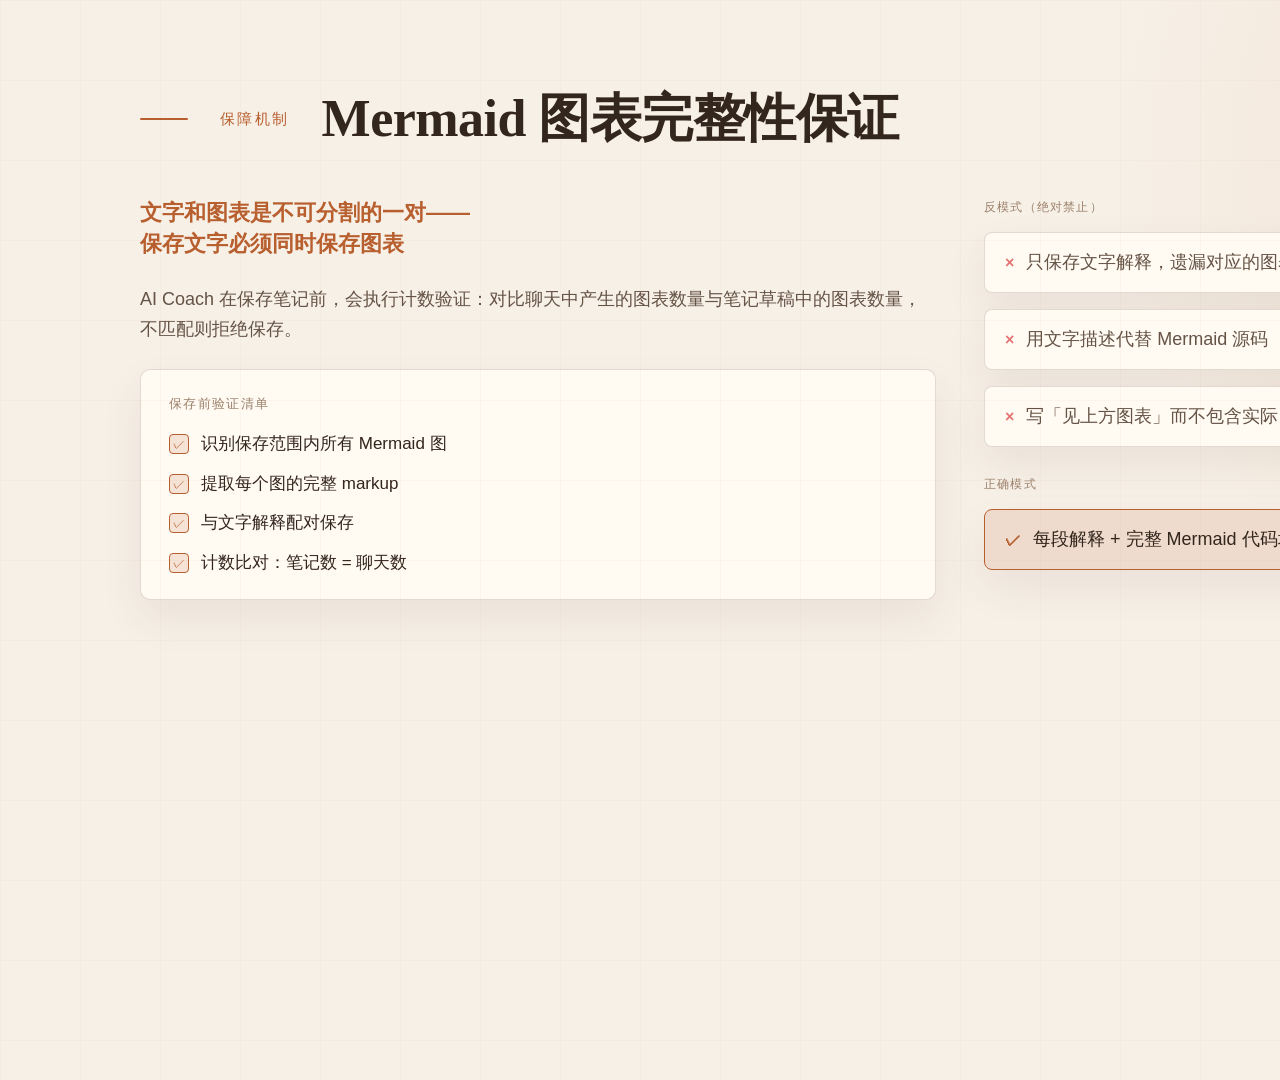
<file: slide_deck_cn/slides/07-diagram-guarantee.html>
<!DOCTYPE html>
<html lang="zh-CN">
<head>
<meta charset="UTF-8">
<title>07 · 图表保障机制</title>
<link rel="stylesheet" href="../shared/tokens.css">
<script src="../shared/theme-loader.js"></script>
<link href="https://fonts.googleapis.com/css2?family=Inter:wght@200;300;400;500;600;700&family=JetBrains+Mono:wght@300;400&display=swap" rel="stylesheet">
<style>
  .slide {
    padding: 80px 140px;
    gap: 40px;
  }

  .bg-grid {
    position: absolute;
    inset: 0;
    background-image:
      linear-gradient(rgba(232, 148, 90, 0.02) 1px, transparent 1px),
      linear-gradient(90deg, rgba(232, 148, 90, 0.02) 1px, transparent 1px);
    background-size: 80px 80px;
    pointer-events: none;
  }

  .header {
    display: flex;
    align-items: center;
    gap: var(--sp-4);
  }
  .kicker {
    font-family: var(--font-mono);
    font-size: 13px;
    color: var(--accent);
    letter-spacing: 0.16em;
  }
  h2 { font-size: 42px; font-weight: 600; letter-spacing: -0.01em; }

  .content {
    flex: 1;
    display: grid;
    grid-template-columns: 1fr 1fr;
    gap: 48px;
    align-items: start;
  }

  /* Left — the rule */
  .rule-section {
    display: flex;
    flex-direction: column;
    gap: 24px;
  }
  .rule-headline {
    font-size: 22px;
    font-weight: 600;
    color: var(--accent);
    line-height: 1.4;
  }
  .rule-desc {
    font-size: 16px;
    color: var(--text-secondary);
    line-height: 1.7;
  }

  .checklist {
    background: var(--bg-surface);
    border: 1px solid var(--border);
    border-radius: 10px;
    padding: 24px 28px;
    display: flex;
    flex-direction: column;
    gap: 14px;
  }
  .checklist .check-label {
    font-family: var(--font-mono);
    font-size: 11px;
    color: var(--text-muted);
    letter-spacing: 0.1em;
    text-transform: uppercase;
    margin-bottom: 4px;
  }
  .checklist .check-item {
    display: flex;
    align-items: center;
    gap: 12px;
    font-size: 15px;
    color: var(--text-primary);
  }
  .checklist .check-icon {
    width: 20px;
    height: 20px;
    border-radius: 4px;
    background: var(--accent-dim);
    border: 1px solid var(--accent);
    display: flex;
    align-items: center;
    justify-content: center;
    font-size: 12px;
    color: var(--accent);
    flex-shrink: 0;
  }

  /* Right — anti-patterns */
  .anti-section {
    display: flex;
    flex-direction: column;
    gap: 16px;
  }
  .anti-section .section-title {
    font-family: var(--font-mono);
    font-size: 12px;
    color: var(--text-muted);
    letter-spacing: 0.1em;
    text-transform: uppercase;
  }

  .anti-card {
    background: var(--bg-surface);
    border: 1px solid var(--border);
    border-radius: 8px;
    padding: 16px 20px;
    display: flex;
    align-items: flex-start;
    gap: 12px;
  }
  .anti-card .x-mark {
    color: #e57373;
    font-weight: 700;
    font-size: 16px;
    flex-shrink: 0;
    margin-top: 2px;
  }
  .anti-card p {
    font-size: 14px;
    color: var(--text-secondary);
    line-height: 1.5;
  }

  .correct-card {
    background: var(--accent-dim);
    border: 1px solid var(--accent);
    border-radius: 8px;
    padding: 16px 20px;
    display: flex;
    align-items: flex-start;
    gap: 12px;
  }
  .correct-card .check-mark {
    color: var(--accent);
    font-weight: 700;
    font-size: 16px;
    flex-shrink: 0;
    margin-top: 2px;
  }
  .correct-card p {
    font-size: 14px;
    color: var(--text-primary);
    line-height: 1.5;
  }
</style>
</head>
<body>
<div class="slide">
  <div class="bg-grid"></div>

  <div class="header">
    <div class="accent-line"></div>
    <div class="kicker">保障机制</div>
    <h2>Mermaid 图表完整性保证</h2>
  </div>

  <div class="content">
    <div class="rule-section">
      <div class="rule-headline">文字和图表是不可分割的一对——<br>保存文字必须同时保存图表</div>
      <div class="rule-desc">
        AI Coach 在保存笔记前，会执行计数验证：对比聊天中产生的图表数量与笔记草稿中的图表数量，不匹配则拒绝保存。
      </div>
      <div class="checklist">
        <div class="check-label">保存前验证清单</div>
        <div class="check-item"><div class="check-icon">✓</div>识别保存范围内所有 Mermaid 图</div>
        <div class="check-item"><div class="check-icon">✓</div>提取每个图的完整 markup</div>
        <div class="check-item"><div class="check-icon">✓</div>与文字解释配对保存</div>
        <div class="check-item"><div class="check-icon">✓</div>计数比对：笔记数 = 聊天数</div>
      </div>
    </div>

    <div class="anti-section">
      <div class="section-title">反模式（绝对禁止）</div>
      <div class="anti-card">
        <div class="x-mark">×</div>
        <p>只保存文字解释，遗漏对应的图表</p>
      </div>
      <div class="anti-card">
        <div class="x-mark">×</div>
        <p>用文字描述代替 Mermaid 源码</p>
      </div>
      <div class="anti-card">
        <div class="x-mark">×</div>
        <p>写「见上方图表」而不包含实际 markup</p>
      </div>

      <div class="section-title" style="margin-top: 12px;">正确模式</div>
      <div class="correct-card">
        <div class="check-mark">✓</div>
        <p>每段解释 + 完整 Mermaid 代码块 + 图表说明——三者作为整体写入笔记</p>
      </div>
    </div>
  </div>

  <div class="page-number">07 / 10</div>
</div>
</body>
</html>
</file>
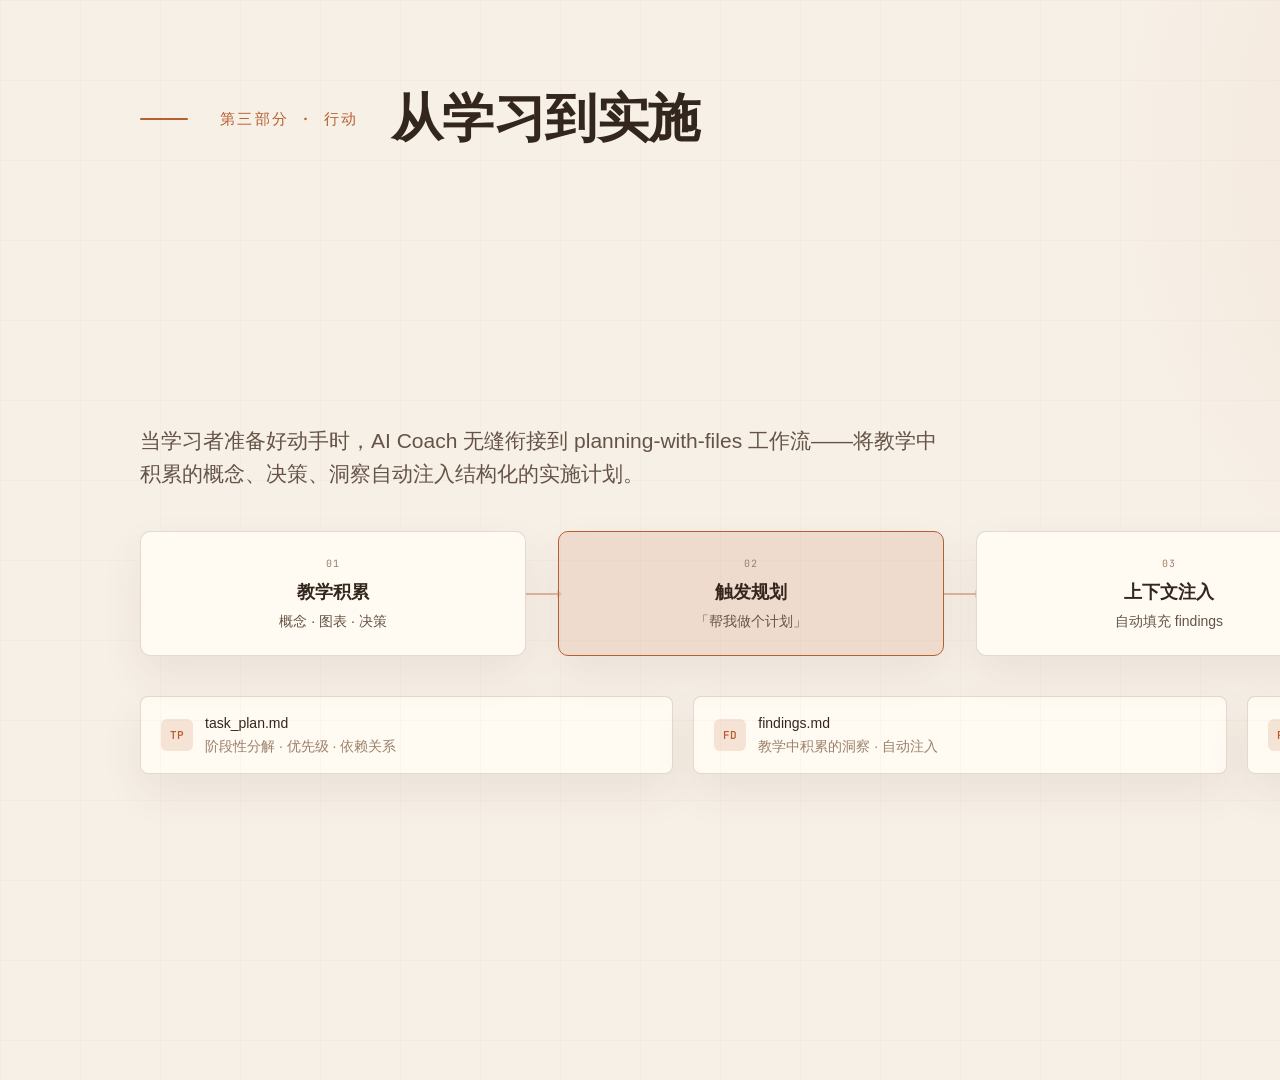
<file: slide_deck_cn/slides/08-implementation-planning.html>
<!DOCTYPE html>
<html lang="zh-CN">
<head>
<meta charset="UTF-8">
<title>08 · 实施规划</title>
<link rel="stylesheet" href="../shared/tokens.css">
<script src="../shared/theme-loader.js"></script>
<link href="https://fonts.googleapis.com/css2?family=Inter:wght@200;300;400;500;600;700&family=JetBrains+Mono:wght@300;400&display=swap" rel="stylesheet">
<style>
  .slide {
    padding: 80px 140px;
    gap: 40px;
  }

  .bg-grid {
    position: absolute;
    inset: 0;
    background-image:
      linear-gradient(rgba(232, 148, 90, 0.02) 1px, transparent 1px),
      linear-gradient(90deg, rgba(232, 148, 90, 0.02) 1px, transparent 1px);
    background-size: 80px 80px;
    pointer-events: none;
  }

  .header {
    display: flex;
    align-items: center;
    gap: var(--sp-4);
  }
  .kicker {
    font-family: var(--font-mono);
    font-size: 13px;
    color: var(--accent);
    letter-spacing: 0.16em;
  }
  h2 { font-size: 42px; font-weight: 600; letter-spacing: -0.01em; }

  .content {
    flex: 1;
    display: flex;
    flex-direction: column;
    gap: 40px;
    justify-content: center;
  }

  .subtitle {
    font-size: 18px;
    color: var(--text-secondary);
    line-height: 1.6;
    max-width: 800px;
  }

  /* Pipeline visualization */
  .pipeline {
    display: flex;
    align-items: center;
    gap: 0;
  }

  .stage {
    flex: 1;
    background: var(--bg-surface);
    border: 1px solid var(--border);
    border-radius: 10px;
    padding: 24px 20px;
    text-align: center;
    position: relative;
  }
  .stage.active {
    border-color: var(--accent);
    background: var(--accent-dim);
  }
  .stage .stage-num {
    font-family: var(--font-mono);
    font-size: 10px;
    color: var(--text-muted);
    letter-spacing: 0.1em;
    margin-bottom: 8px;
  }
  .stage .stage-title {
    font-size: 16px;
    font-weight: 600;
    color: var(--text-primary);
    margin-bottom: 6px;
  }
  .stage .stage-desc {
    font-size: 12px;
    color: var(--text-secondary);
    line-height: 1.4;
  }

  .stage-arrow {
    width: 32px;
    height: 2px;
    background: var(--accent);
    opacity: 0.4;
    flex-shrink: 0;
    position: relative;
  }
  .stage-arrow::after {
    content: '';
    position: absolute;
    right: -4px;
    top: 50%;
    transform: translateY(-50%);
    border-left: 5px solid var(--accent);
    border-top: 4px solid transparent;
    border-bottom: 4px solid transparent;
    opacity: 0.6;
  }

  /* Output files */
  .output-row {
    display: flex;
    gap: 20px;
  }
  .output-file {
    flex: 1;
    background: var(--bg-surface);
    border: 1px solid var(--border);
    border-radius: 8px;
    padding: 16px 20px;
    display: flex;
    align-items: center;
    gap: 12px;
  }
  .output-file .file-icon {
    width: 32px;
    height: 32px;
    border-radius: 6px;
    background: var(--accent-dim);
    display: flex;
    align-items: center;
    justify-content: center;
    font-family: var(--font-mono);
    font-size: 11px;
    color: var(--accent);
    font-weight: 600;
    flex-shrink: 0;
  }
  .output-file .file-info .file-name {
    font-size: 14px;
    font-weight: 500;
    color: var(--text-primary);
  }
  .output-file .file-info .file-desc {
    font-size: 12px;
    color: var(--text-muted);
    margin-top: 2px;
  }
</style>
</head>
<body>
<div class="slide">
  <div class="bg-grid"></div>

  <div class="header">
    <div class="accent-line"></div>
    <div class="kicker">第三部分 · 行动</div>
    <h2>从学习到实施</h2>
  </div>

  <div class="content">
    <div class="subtitle">
      当学习者准备好动手时，AI Coach 无缝衔接到 planning-with-files 工作流——将教学中积累的概念、决策、洞察自动注入结构化的实施计划。
    </div>

    <div class="pipeline">
      <div class="stage">
        <div class="stage-num">01</div>
        <div class="stage-title">教学积累</div>
        <div class="stage-desc">概念 · 图表 · 决策</div>
      </div>
      <div class="stage-arrow"></div>
      <div class="stage active">
        <div class="stage-num">02</div>
        <div class="stage-title">触发规划</div>
        <div class="stage-desc">「帮我做个计划」</div>
      </div>
      <div class="stage-arrow"></div>
      <div class="stage">
        <div class="stage-num">03</div>
        <div class="stage-title">上下文注入</div>
        <div class="stage-desc">自动填充 findings</div>
      </div>
      <div class="stage-arrow"></div>
      <div class="stage">
        <div class="stage-num">04</div>
        <div class="stage-title">交付计划</div>
        <div class="stage-desc">3 文件结构</div>
      </div>
    </div>

    <div class="output-row">
      <div class="output-file">
        <div class="file-icon">TP</div>
        <div class="file-info">
          <div class="file-name">task_plan.md</div>
          <div class="file-desc">阶段性分解 · 优先级 · 依赖关系</div>
        </div>
      </div>
      <div class="output-file">
        <div class="file-icon">FD</div>
        <div class="file-info">
          <div class="file-name">findings.md</div>
          <div class="file-desc">教学中积累的洞察 · 自动注入</div>
        </div>
      </div>
      <div class="output-file">
        <div class="file-icon">PG</div>
        <div class="file-info">
          <div class="file-name">progress.md</div>
          <div class="file-desc">进度追踪 · 状态同步</div>
        </div>
      </div>
    </div>
  </div>

  <div class="page-number">08 / 10</div>
</div>
</body>
</html>
</file>
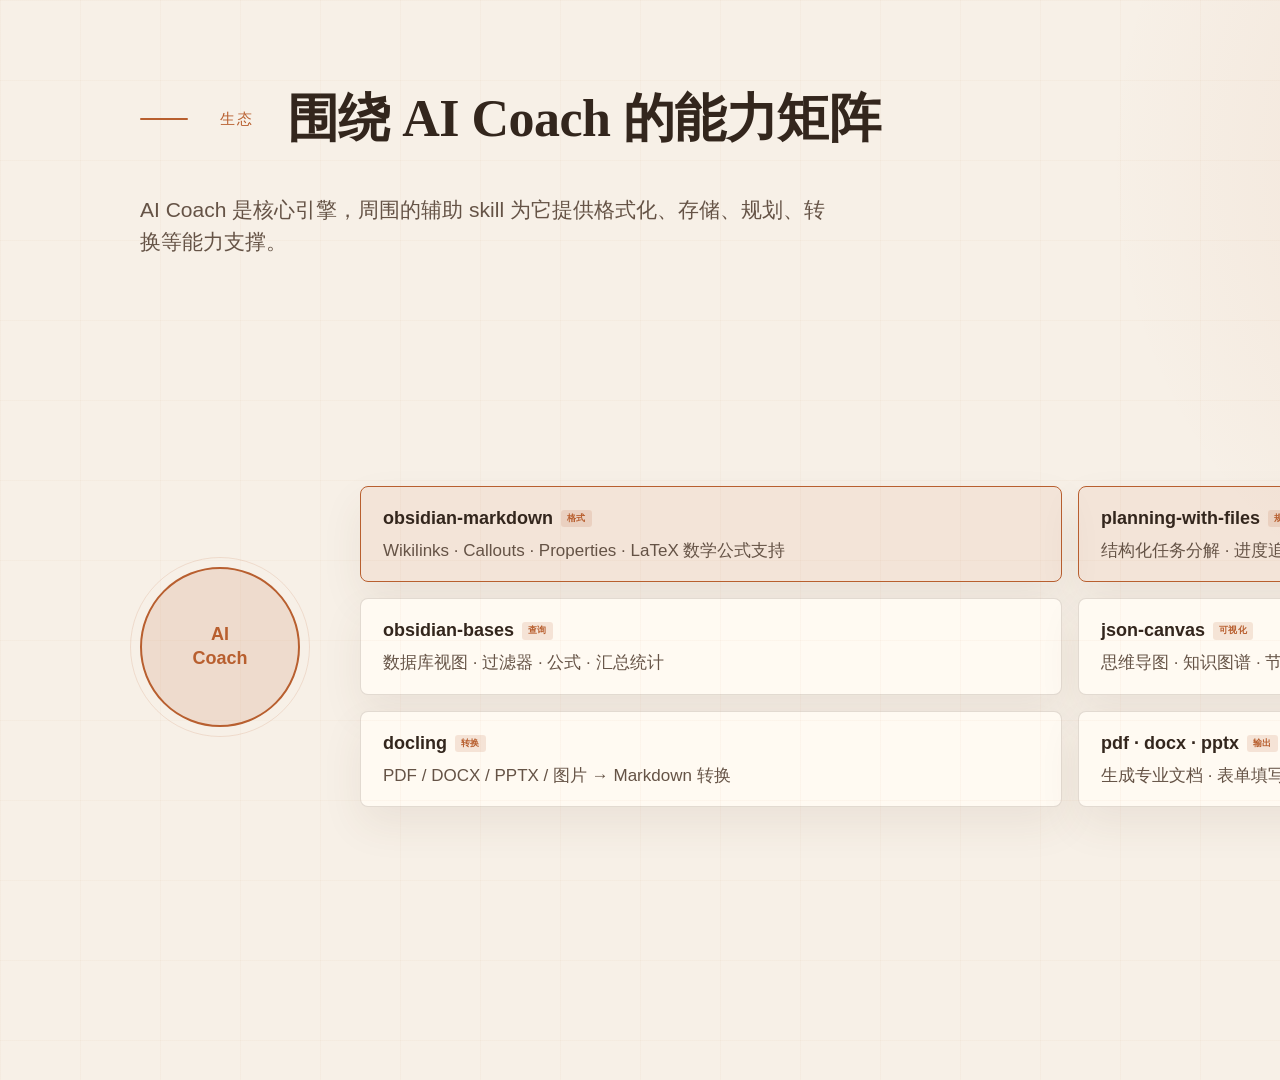
<file: slide_deck_cn/slides/09-ecosystem.html>
<!DOCTYPE html>
<html lang="zh-CN">
<head>
<meta charset="UTF-8">
<title>09 · 生态矩阵</title>
<link rel="stylesheet" href="../shared/tokens.css">
<script src="../shared/theme-loader.js"></script>
<link href="https://fonts.googleapis.com/css2?family=Inter:wght@200;300;400;500;600;700&family=JetBrains+Mono:wght@300;400&display=swap" rel="stylesheet">
<style>
  .slide {
    padding: 80px 140px;
    gap: 36px;
  }

  .bg-grid {
    position: absolute;
    inset: 0;
    background-image:
      linear-gradient(rgba(232, 148, 90, 0.02) 1px, transparent 1px),
      linear-gradient(90deg, rgba(232, 148, 90, 0.02) 1px, transparent 1px);
    background-size: 80px 80px;
    pointer-events: none;
  }

  .header {
    display: flex;
    align-items: center;
    gap: var(--sp-4);
  }
  .kicker {
    font-family: var(--font-mono);
    font-size: 13px;
    color: var(--accent);
    letter-spacing: 0.16em;
  }
  h2 { font-size: 42px; font-weight: 600; letter-spacing: -0.01em; }

  .subtitle {
    font-size: 17px;
    color: var(--text-secondary);
    max-width: 700px;
  }

  .content {
    flex: 1;
    display: flex;
    align-items: center;
    gap: 60px;
  }

  /* Center hub */
  .hub {
    width: 160px;
    height: 160px;
    border-radius: 50%;
    background: var(--accent-dim);
    border: 2px solid var(--accent);
    display: flex;
    align-items: center;
    justify-content: center;
    flex-shrink: 0;
    position: relative;
  }
  .hub .hub-text {
    font-size: 18px;
    font-weight: 700;
    color: var(--accent);
    text-align: center;
    line-height: 1.3;
  }
  .hub::after {
    content: '';
    position: absolute;
    inset: -12px;
    border-radius: 50%;
    border: 1px solid var(--accent);
    opacity: 0.15;
  }

  /* Skill cards grid */
  .skills-grid {
    flex: 1;
    display: grid;
    grid-template-columns: 1fr 1fr;
    gap: 16px;
  }

  .skill-card {
    background: var(--bg-surface);
    border: 1px solid var(--border);
    border-radius: 8px;
    padding: 18px 22px;
    display: flex;
    flex-direction: column;
    gap: 6px;
  }
  .skill-card .skill-name {
    font-size: 16px;
    font-weight: 600;
    color: var(--text-primary);
    display: flex;
    align-items: center;
    gap: 8px;
  }
  .skill-card .skill-name .badge {
    font-family: var(--font-mono);
    font-size: 9px;
    background: var(--accent-dim);
    color: var(--accent);
    padding: 2px 6px;
    border-radius: 3px;
    letter-spacing: 0.05em;
  }
  .skill-card .skill-desc {
    font-size: 13px;
    color: var(--text-secondary);
    line-height: 1.5;
  }
  .skill-card.core {
    border-color: var(--accent);
    background: var(--accent-glow);
  }
</style>
</head>
<body>
<div class="slide">
  <div class="bg-grid"></div>

  <div class="header">
    <div class="accent-line"></div>
    <div class="kicker">生态</div>
    <h2>围绕 AI Coach 的能力矩阵</h2>
  </div>

  <div class="subtitle">AI Coach 是核心引擎，周围的辅助 skill 为它提供格式化、存储、规划、转换等能力支撑。</div>

  <div class="content">
    <div class="hub">
      <div class="hub-text">AI<br>Coach</div>
    </div>

    <div class="skills-grid">
      <div class="skill-card core">
        <div class="skill-name">obsidian-markdown <span class="badge">格式</span></div>
        <div class="skill-desc">Wikilinks · Callouts · Properties · LaTeX 数学公式支持</div>
      </div>
      <div class="skill-card core">
        <div class="skill-name">planning-with-files <span class="badge">规划</span></div>
        <div class="skill-desc">结构化任务分解 · 进度追踪 · 持久化计划文件</div>
      </div>
      <div class="skill-card">
        <div class="skill-name">obsidian-bases <span class="badge">查询</span></div>
        <div class="skill-desc">数据库视图 · 过滤器 · 公式 · 汇总统计</div>
      </div>
      <div class="skill-card">
        <div class="skill-name">json-canvas <span class="badge">可视化</span></div>
        <div class="skill-desc">思维导图 · 知识图谱 · 节点关系可视化</div>
      </div>
      <div class="skill-card">
        <div class="skill-name">docling <span class="badge">转换</span></div>
        <div class="skill-desc">PDF / DOCX / PPTX / 图片 → Markdown 转换</div>
      </div>
      <div class="skill-card">
        <div class="skill-name">pdf · docx · pptx <span class="badge">输出</span></div>
        <div class="skill-desc">生成专业文档 · 表单填写 · 演示文稿创建</div>
      </div>
    </div>
  </div>

  <div class="page-number">09 / 10</div>
</div>
</body>
</html>
</file>
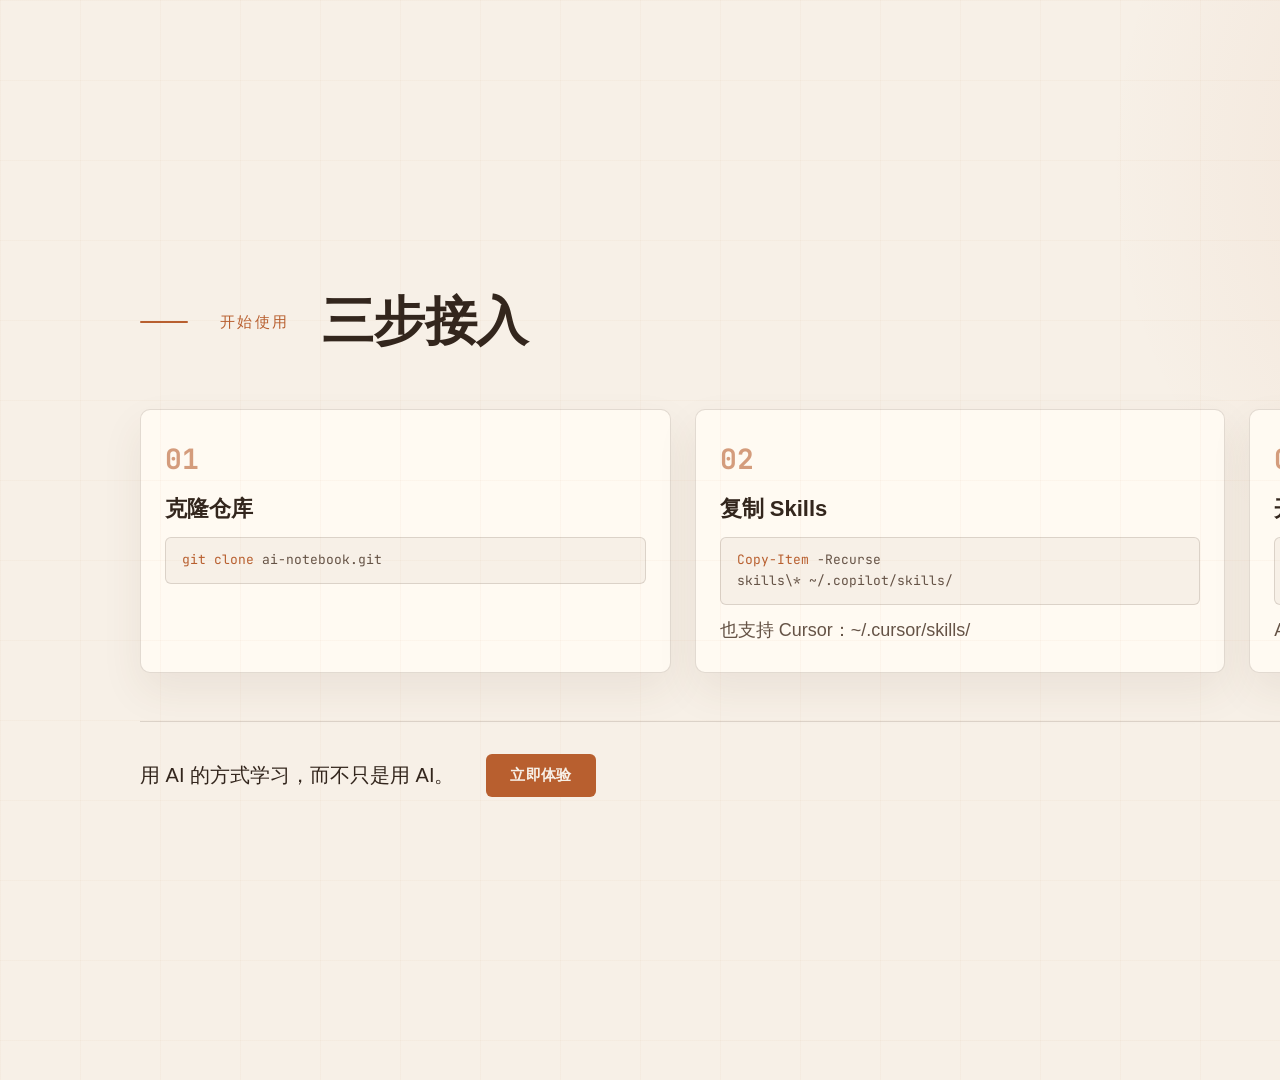
<file: slide_deck_cn/slides/10-getting-started.html>
<!DOCTYPE html>
<html lang="zh-CN">
<head>
<meta charset="UTF-8">
<title>10 · 快速开始</title>
<link rel="stylesheet" href="../shared/tokens.css">
<script src="../shared/theme-loader.js"></script>
<link href="https://fonts.googleapis.com/css2?family=Inter:wght@200;300;400;500;600;700&family=JetBrains+Mono:wght@300;400&display=swap" rel="stylesheet">
<style>
  .slide {
    padding: 80px 140px;
    justify-content: center;
    gap: 48px;
  }

  .bg-grid {
    position: absolute;
    inset: 0;
    background-image:
      linear-gradient(rgba(232, 148, 90, 0.02) 1px, transparent 1px),
      linear-gradient(90deg, rgba(232, 148, 90, 0.02) 1px, transparent 1px);
    background-size: 80px 80px;
    pointer-events: none;
  }

  .header {
    display: flex;
    align-items: center;
    gap: var(--sp-4);
  }
  .kicker {
    font-family: var(--font-mono);
    font-size: 13px;
    color: var(--accent);
    letter-spacing: 0.16em;
  }
  h2 { font-size: 42px; font-weight: 600; letter-spacing: -0.01em; }

  .steps-row {
    display: flex;
    gap: 24px;
    align-items: stretch;
  }

  .step {
    flex: 1;
    background: var(--bg-surface);
    border: 1px solid var(--border);
    border-radius: 10px;
    padding: 28px 24px;
    display: flex;
    flex-direction: column;
    gap: 12px;
  }
  .step .step-num {
    font-family: var(--font-mono);
    font-size: 28px;
    font-weight: 700;
    color: var(--accent);
    opacity: 0.6;
  }
  .step h3 {
    font-size: 18px;
    font-weight: 600;
    color: var(--text-primary);
  }
  .step .code-block {
    background: var(--bg-deep);
    border: 1px solid var(--border);
    border-radius: 6px;
    padding: 12px 16px;
    font-family: var(--font-mono);
    font-size: 13px;
    color: var(--text-secondary);
    line-height: 1.6;
    overflow-x: auto;
  }
  .step .code-block .cmd { color: var(--accent); }
  .step p {
    font-size: 14px;
    color: var(--text-secondary);
    line-height: 1.5;
  }

  /* CTA */
  .cta-section {
    display: flex;
    align-items: center;
    gap: 32px;
    border-top: 1px solid var(--border);
    padding-top: 32px;
  }
  .cta-text {
    font-size: 20px;
    font-weight: 500;
    color: var(--text-primary);
  }
  .cta-badge {
    background: var(--accent);
    color: var(--bg-deep);
    padding: 10px 24px;
    border-radius: 6px;
    font-size: 15px;
    font-weight: 600;
    letter-spacing: 0.02em;
  }
  .cta-repo {
    font-family: var(--font-mono);
    font-size: 14px;
    color: var(--text-muted);
    margin-left: auto;
  }
</style>
</head>
<body>
<div class="slide">
  <div class="bg-grid"></div>

  <div class="header">
    <div class="accent-line"></div>
    <div class="kicker">开始使用</div>
    <h2>三步接入</h2>
  </div>

  <div class="steps-row">
    <div class="step">
      <div class="step-num">01</div>
      <h3>克隆仓库</h3>
      <div class="code-block">
        <span class="cmd">git clone</span> ai-notebook.git
      </div>
    </div>
    <div class="step">
      <div class="step-num">02</div>
      <h3>复制 Skills</h3>
      <div class="code-block">
        <span class="cmd">Copy-Item</span> -Recurse<br>skills\* ~/.copilot/skills/
      </div>
      <p>也支持 Cursor：~/.cursor/skills/</p>
    </div>
    <div class="step">
      <div class="step-num">03</div>
      <h3>开始学习</h3>
      <div class="code-block">
        在 AI 助手的 Chat 中输入：<br><span class="cmd">「教我」「coach mode」「学习模式」</span>
      </div>
      <p>AI 自动检测意图并激活 Coach skill</p>
    </div>
  </div>

  <div class="cta-section">
    <div class="cta-text">用 AI 的方式学习，而不只是用 AI。</div>
    <div class="cta-badge">立即体验</div>
    <div class="cta-repo">github.com/.../ai-notebook</div>
  </div>

  <div class="page-number">10 / 10</div>
</div>
</body>
</html>
</file>
<file: slide_deck_cn/shared/tokens.css>
/* Fathom Information Design — AI Coach Deck Tokens */
:root {
  /* Color Palette — Warm */
  --bg-deep: #1a1512;
  --bg-surface: #2a2320;
  --bg-card: #332b26;
  --text-primary: #f5f0ea;
  --text-secondary: #b8a99a;
  --text-muted: #7a6b5e;
  --accent: #e8945a;
  --accent-dim: rgba(232, 148, 90, 0.15);
  --accent-glow: rgba(232, 148, 90, 0.08);
  --border: rgba(184, 169, 154, 0.12);
  --success: #7cb87e;
  --warning: #e8c45a;

  /* Typography */
  --font-display: 'Inter', -apple-system, 'PingFang SC', sans-serif;
  --font-body: 'Inter', -apple-system, 'PingFang SC', sans-serif;
  --font-mono: 'JetBrains Mono', 'Fira Code', monospace;

  /* Spacing (8pt grid) */
  --sp-1: 8px;
  --sp-2: 16px;
  --sp-3: 24px;
  --sp-4: 32px;
  --sp-5: 40px;
  --sp-6: 48px;
  --sp-8: 64px;
  --sp-10: 80px;
  --sp-12: 96px;

  /* Slide canvas */
  --slide-w: 1920px;
  --slide-h: 1080px;
}

/* Base reset for all slides */
*, *::before, *::after { box-sizing: border-box; margin: 0; padding: 0; }
html, body {
  width: var(--slide-w);
  height: var(--slide-h);
  overflow: hidden;
  font-family: var(--font-body);
  background: var(--bg-deep);
  color: var(--text-primary);
  -webkit-font-smoothing: antialiased;
  line-height: 1.5;
}

/* Shared utilities */
.slide {
  width: var(--slide-w);
  height: var(--slide-h);
  padding: var(--sp-10);
  display: flex;
  flex-direction: column;
  position: relative;
}

.annotation {
  font-family: var(--font-mono);
  font-size: 11px;
  color: var(--text-muted);
  letter-spacing: 0.08em;
  text-transform: uppercase;
}

.accent-line {
  width: 48px;
  height: 2px;
  background: var(--accent);
  border-radius: 1px;
}

.page-number {
  position: absolute;
  bottom: 40px;
  right: 80px;
  font-family: var(--font-mono);
  font-size: 12px;
  color: var(--text-muted);
  letter-spacing: 0.1em;
}
</file>
